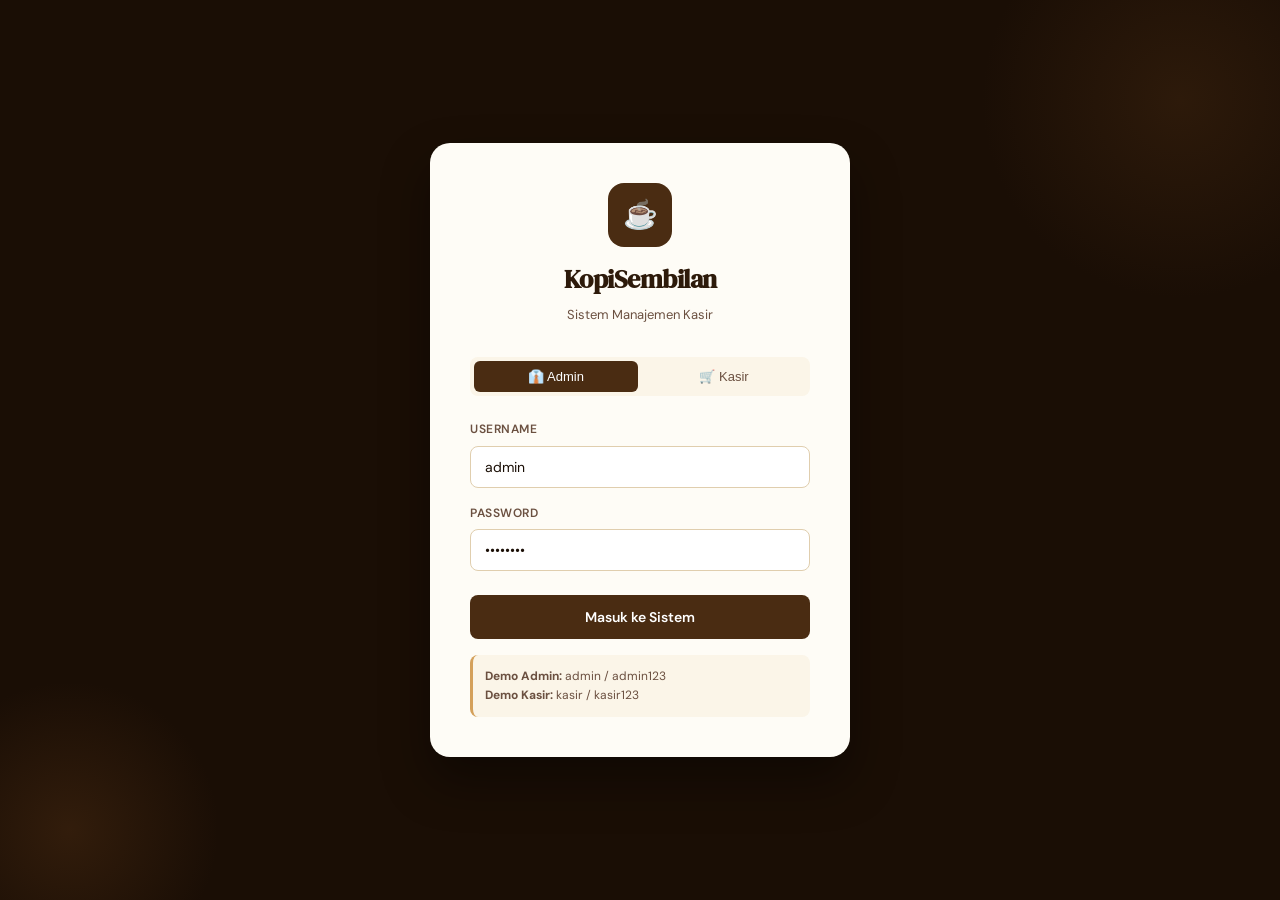
<file: kopisembilan_v2.html>
<!DOCTYPE html>
<html lang="id">
<head>
<meta charset="UTF-8">
<meta name="viewport" content="width=device-width, initial-scale=1.0">
<title>KopiSembilan — Sistem Kasir</title>
<link href="https://fonts.googleapis.com/css2?family=DM+Serif+Display:ital@0;1&family=DM+Sans:wght@300;400;500;600&display=swap" rel="stylesheet">
<style>
  :root {
    --brown-900: #1A0E05;
    --brown-800: #2D1A0A;
    --brown-700: #4A2C12;
    --brown-600: #6B3F1A;
    --brown-500: #8B5320;
    --brown-400: #B8763A;
    --brown-300: #D4A05A;
    --brown-200: #E8C98A;
    --brown-100: #F5E6C8;
    --brown-50:  #FBF5E8;
    --cream: #FEFCF6;
    --accent: #C8602A;
    --accent-light: #F0A070;
    --green: #2D5A27;
    --green-light: #E8F4E6;
    --red: #C0392B;
    --red-light: #FDECEA;
    --blue: #1A4A7A;
    --blue-light: #E8F0FA;
    --text: #1A0E05;
    --text-muted: #6B5040;
    --border: #E0CEAE;
    --surface: #FBF5E8;
    --card: #FFFFFF;
    --shadow: 0 2px 16px rgba(26,14,5,0.08);
    --radius: 12px;
    --radius-sm: 8px;
  }

  * { box-sizing: border-box; margin: 0; padding: 0; }

  body {
    font-family: 'DM Sans', sans-serif;
    background: var(--cream);
    color: var(--text);
    min-height: 100vh;
    font-size: 15px;
    line-height: 1.6;
  }

  /* ─── UTILITIES ─── */
  .hidden { display: none !important; }
  .flex { display: flex; }
  .flex-col { flex-direction: column; }
  .items-center { align-items: center; }
  .justify-between { justify-content: space-between; }
  .gap-2 { gap: 8px; }
  .gap-3 { gap: 12px; }
  .gap-4 { gap: 16px; }
  .gap-6 { gap: 24px; }
  .w-full { width: 100%; }
  .text-sm { font-size: 13px; }
  .text-muted { color: var(--text-muted); }
  .font-medium { font-weight: 500; }
  .font-semibold { font-weight: 600; }

  /* ─── FRAMES / SCREENS ─── */
  .frame { display: none; min-height: 100vh; }
  .frame.active { display: flex; flex-direction: column; }

  /* ══════════════════════════════════════════════
     FRAME 1: LOGIN
  ══════════════════════════════════════════════ */
  #frame-login {
    background: var(--brown-900);
    align-items: center;
    justify-content: center;
    padding: 24px;
    position: relative;
    overflow: hidden;
  }
  #frame-login::before {
    content: '';
    position: absolute;
    top: -100px; right: -100px;
    width: 400px; height: 400px;
    border-radius: 50%;
    background: radial-gradient(circle, var(--brown-700) 0%, transparent 70%);
    opacity: 0.4;
  }
  #frame-login::after {
    content: '';
    position: absolute;
    bottom: -80px; left: -80px;
    width: 300px; height: 300px;
    border-radius: 50%;
    background: radial-gradient(circle, var(--brown-600) 0%, transparent 70%);
    opacity: 0.3;
  }

  .login-card {
    background: var(--cream);
    border-radius: 20px;
    padding: 40px;
    width: 100%;
    max-width: 420px;
    position: relative;
    z-index: 1;
    box-shadow: 0 24px 48px rgba(0,0,0,0.4);
  }
  .login-logo {
    text-align: center;
    margin-bottom: 32px;
  }
  .login-logo .logo-icon {
    width: 64px; height: 64px;
    background: var(--brown-700);
    border-radius: 16px;
    display: flex; align-items: center; justify-content: center;
    margin: 0 auto 12px;
    font-size: 28px;
  }
  .login-logo h1 {
    font-family: 'DM Serif Display', serif;
    font-size: 26px;
    color: var(--brown-800);
    letter-spacing: -0.5px;
  }
  .login-logo p {
    font-size: 13px;
    color: var(--text-muted);
    margin-top: 4px;
  }
  .role-tabs {
    display: flex;
    background: var(--brown-50);
    border-radius: var(--radius-sm);
    padding: 4px;
    margin-bottom: 24px;
    gap: 4px;
  }
  .role-tab {
    flex: 1;
    padding: 8px;
    text-align: center;
    border-radius: 6px;
    cursor: pointer;
    font-size: 13px;
    font-weight: 500;
    color: var(--text-muted);
    transition: all 0.2s;
    border: none;
    background: transparent;
  }
  .role-tab.active {
    background: var(--brown-700);
    color: white;
  }
  .form-group { margin-bottom: 16px; }
  .form-group label {
    display: block;
    font-size: 12px;
    font-weight: 600;
    color: var(--text-muted);
    text-transform: uppercase;
    letter-spacing: 0.5px;
    margin-bottom: 6px;
  }
  .form-input {
    width: 100%;
    padding: 11px 14px;
    border: 1.5px solid var(--border);
    border-radius: var(--radius-sm);
    font-family: 'DM Sans', sans-serif;
    font-size: 14px;
    background: white;
    color: var(--text);
    outline: none;
    transition: border-color 0.2s;
  }
  .form-input:focus { border-color: var(--brown-500); }
  .btn-primary {
    width: 100%;
    padding: 13px;
    background: var(--brown-700);
    color: white;
    border: none;
    border-radius: var(--radius-sm);
    font-family: 'DM Sans', sans-serif;
    font-size: 14px;
    font-weight: 600;
    cursor: pointer;
    transition: background 0.2s, transform 0.1s;
    margin-top: 8px;
  }
  .btn-primary:hover { background: var(--brown-600); }
  .btn-primary:active { transform: scale(0.98); }
  .login-hint {
    margin-top: 16px;
    padding: 12px;
    background: var(--brown-50);
    border-radius: var(--radius-sm);
    font-size: 12px;
    color: var(--text-muted);
    border-left: 3px solid var(--brown-300);
  }

  /* ══════════════════════════════════════════════
     SHARED: SIDEBAR LAYOUT
  ══════════════════════════════════════════════ */
  .app-shell {
    display: flex;
    min-height: 100vh;
    width: 100%;
  }
  .sidebar {
    width: 240px;
    flex-shrink: 0;
    background: var(--brown-900);
    display: flex;
    flex-direction: column;
    padding: 24px 0;
    transition: transform 0.3s;
  }
  .sidebar-logo {
    padding: 0 20px 24px;
    border-bottom: 1px solid rgba(255,255,255,0.08);
    margin-bottom: 16px;
  }
  .sidebar-logo span {
    font-family: 'DM Serif Display', serif;
    font-size: 20px;
    color: var(--brown-200);
    letter-spacing: -0.3px;
  }
  .sidebar-logo small {
    display: block;
    font-size: 11px;
    color: var(--brown-400);
    margin-top: 2px;
  }
  .nav-item {
    display: flex;
    align-items: center;
    gap: 10px;
    padding: 11px 20px;
    color: var(--brown-300);
    cursor: pointer;
    font-size: 14px;
    font-weight: 500;
    transition: all 0.15s;
    border-left: 3px solid transparent;
    margin: 1px 0;
  }
  .nav-item:hover { background: rgba(255,255,255,0.05); color: var(--brown-100); }
  .nav-item.active {
    background: rgba(255,255,255,0.08);
    color: var(--brown-100);
    border-left-color: var(--brown-300);
  }
  .nav-icon { font-size: 16px; width: 20px; text-align: center; }
  .nav-section {
    padding: 16px 20px 6px;
    font-size: 10px;
    font-weight: 600;
    letter-spacing: 1px;
    color: var(--brown-600);
    text-transform: uppercase;
  }
  .sidebar-footer {
    margin-top: auto;
    padding: 16px 20px;
    border-top: 1px solid rgba(255,255,255,0.08);
  }
  .user-badge {
    display: flex;
    align-items: center;
    gap: 10px;
  }
  .user-avatar {
    width: 32px; height: 32px;
    border-radius: 50%;
    background: var(--brown-600);
    display: flex; align-items: center; justify-content: center;
    font-size: 13px;
    font-weight: 600;
    color: white;
    flex-shrink: 0;
  }
  .user-info { flex: 1; min-width: 0; }
  .user-info .name {
    font-size: 13px;
    font-weight: 600;
    color: var(--brown-200);
    white-space: nowrap;
    overflow: hidden;
    text-overflow: ellipsis;
  }
  .user-info .role {
    font-size: 11px;
    color: var(--brown-500);
  }
  .logout-btn {
    background: none;
    border: none;
    cursor: pointer;
    color: var(--brown-500);
    font-size: 16px;
    padding: 4px;
    transition: color 0.15s;
  }
  .logout-btn:hover { color: var(--red); }

  /* MAIN CONTENT */
  .main-content {
    flex: 1;
    min-width: 0;
    display: flex;
    flex-direction: column;
    background: var(--surface);
  }
  .top-bar {
    display: flex;
    align-items: center;
    justify-content: space-between;
    padding: 16px 28px;
    background: var(--card);
    border-bottom: 1px solid var(--border);
    flex-shrink: 0;
  }
  .top-bar h2 {
    font-family: 'DM Serif Display', serif;
    font-size: 20px;
    color: var(--brown-800);
  }
  .page-content {
    flex: 1;
    padding: 28px;
    overflow-y: auto;
  }

  /* ─── CARD ─── */
  .card {
    background: var(--card);
    border-radius: var(--radius);
    border: 1px solid var(--border);
    overflow: hidden;
  }
  .card-header {
    padding: 16px 20px;
    border-bottom: 1px solid var(--border);
    display: flex;
    align-items: center;
    justify-content: space-between;
  }
  .card-header h3 {
    font-family: 'DM Serif Display', serif;
    font-size: 17px;
    color: var(--brown-800);
  }
  .card-body { padding: 20px; }

  /* ─── STATS GRID ─── */
  .stats-grid {
    display: grid;
    grid-template-columns: repeat(auto-fit, minmax(160px, 1fr));
    gap: 16px;
    margin-bottom: 24px;
  }
  .stat-card {
    background: var(--card);
    border: 1px solid var(--border);
    border-radius: var(--radius);
    padding: 18px 20px;
  }
  .stat-card .label {
    font-size: 11px;
    font-weight: 600;
    text-transform: uppercase;
    letter-spacing: 0.5px;
    color: var(--text-muted);
    margin-bottom: 8px;
  }
  .stat-card .value {
    font-family: 'DM Serif Display', serif;
    font-size: 26px;
    color: var(--brown-800);
    line-height: 1.1;
  }
  .stat-card .change {
    font-size: 12px;
    margin-top: 4px;
  }
  .change.up { color: var(--green); }
  .change.down { color: var(--red); }

  /* ─── BUTTONS ─── */
  .btn {
    display: inline-flex;
    align-items: center;
    gap: 6px;
    padding: 9px 16px;
    border-radius: var(--radius-sm);
    font-family: 'DM Sans', sans-serif;
    font-size: 13px;
    font-weight: 600;
    cursor: pointer;
    border: 1.5px solid transparent;
    transition: all 0.15s;
  }
  .btn-sm { padding: 6px 12px; font-size: 12px; }
  .btn-brown { background: var(--brown-700); color: white; border-color: var(--brown-700); }
  .btn-brown:hover { background: var(--brown-600); border-color: var(--brown-600); }
  .btn-outline { background: white; color: var(--brown-700); border-color: var(--border); }
  .btn-outline:hover { border-color: var(--brown-400); background: var(--brown-50); }
  .btn-green { background: var(--green); color: white; border-color: var(--green); }
  .btn-green:hover { opacity: 0.9; }
  .btn-red { background: var(--red); color: white; border-color: var(--red); }
  .btn-red:hover { opacity: 0.9; }

  /* ─── BADGE ─── */
  .badge {
    display: inline-block;
    padding: 3px 10px;
    border-radius: 100px;
    font-size: 11px;
    font-weight: 600;
  }
  .badge-green { background: var(--green-light); color: var(--green); }
  .badge-red { background: var(--red-light); color: var(--red); }
  .badge-amber { background: #FFF8E1; color: #996600; }
  .badge-blue { background: var(--blue-light); color: var(--blue); }
  .badge-brown { background: var(--brown-100); color: var(--brown-700); }

  /* ─── TABLE ─── */
  .table { width: 100%; border-collapse: collapse; }
  .table th {
    padding: 10px 14px;
    text-align: left;
    font-size: 11px;
    font-weight: 600;
    text-transform: uppercase;
    letter-spacing: 0.5px;
    color: var(--text-muted);
    border-bottom: 2px solid var(--border);
    background: var(--surface);
  }
  .table td {
    padding: 12px 14px;
    border-bottom: 1px solid var(--border);
    font-size: 13px;
    color: var(--text);
    vertical-align: middle;
  }
  .table tr:last-child td { border-bottom: none; }
  .table tr:hover td { background: var(--brown-50); }

  /* ─── MOBILE HAMBURGER ─── */
  .hamburger {
    display: none;
    background: none;
    border: none;
    cursor: pointer;
    padding: 4px;
    font-size: 20px;
    color: var(--brown-700);
  }
  .sidebar-overlay {
    display: none;
    position: fixed;
    inset: 0;
    background: rgba(0,0,0,0.5);
    z-index: 100;
  }

  /* ─── MODAL ─── */
  .modal-overlay {
    display: none;
    position: fixed;
    inset: 0;
    background: rgba(0,0,0,0.5);
    z-index: 200;
    align-items: center;
    justify-content: center;
    padding: 24px;
  }
  .modal-overlay.open { display: flex; }
  .modal {
    background: var(--card);
    border-radius: 16px;
    width: 100%;
    max-width: 520px;
    max-height: 90vh;
    overflow-y: auto;
    box-shadow: 0 20px 60px rgba(0,0,0,0.3);
  }
  .modal-header {
    padding: 20px 24px 16px;
    border-bottom: 1px solid var(--border);
    display: flex;
    align-items: center;
    justify-content: space-between;
  }
  .modal-header h3 {
    font-family: 'DM Serif Display', serif;
    font-size: 18px;
    color: var(--brown-800);
  }
  .modal-close {
    background: none;
    border: none;
    cursor: pointer;
    font-size: 20px;
    color: var(--text-muted);
    line-height: 1;
    padding: 4px;
  }
  .modal-body { padding: 20px 24px; }
  .modal-footer {
    padding: 16px 24px;
    border-top: 1px solid var(--border);
    display: flex;
    gap: 10px;
    justify-content: flex-end;
  }

  /* ─── KASIR / POS ─── */
  .pos-layout {
    display: grid;
    grid-template-columns: 1fr 340px;
    gap: 20px;
    height: calc(100vh - 80px);
  }
  .menu-grid {
    display: grid;
    grid-template-columns: repeat(auto-fill, minmax(140px, 1fr));
    gap: 12px;
    align-content: start;
  }
  .menu-card {
    background: var(--card);
    border: 1.5px solid var(--border);
    border-radius: var(--radius);
    padding: 14px;
    cursor: pointer;
    transition: all 0.15s;
    text-align: center;
  }
  .menu-card:hover { border-color: var(--brown-400); box-shadow: 0 4px 12px rgba(0,0,0,0.08); transform: translateY(-2px); }
  .menu-card.out-of-stock { opacity: 0.5; cursor: not-allowed; }
  .menu-card .emoji { font-size: 28px; margin-bottom: 8px; display: block; }
  .menu-card .mname { font-size: 12px; font-weight: 600; color: var(--brown-800); margin-bottom: 4px; }
  .menu-card .mprice { font-size: 13px; font-weight: 700; color: var(--accent); }
  .menu-card .mstock { font-size: 11px; color: var(--text-muted); margin-top: 3px; }

  .cart-panel {
    background: var(--card);
    border: 1px solid var(--border);
    border-radius: var(--radius);
    display: flex;
    flex-direction: column;
    overflow: hidden;
  }
  .cart-header {
    padding: 16px 18px;
    border-bottom: 1px solid var(--border);
    font-family: 'DM Serif Display', serif;
    font-size: 17px;
    color: var(--brown-800);
  }
  .cart-items { flex: 1; overflow-y: auto; padding: 8px; }
  .cart-item {
    display: flex;
    align-items: center;
    gap: 10px;
    padding: 10px;
    border-radius: 8px;
    margin-bottom: 4px;
    background: var(--surface);
  }
  .cart-item .ci-name { flex: 1; font-size: 13px; font-weight: 500; }
  .cart-item .ci-qty {
    display: flex; align-items: center; gap: 6px;
  }
  .qty-btn {
    width: 24px; height: 24px;
    border-radius: 6px;
    border: 1px solid var(--border);
    background: white;
    cursor: pointer;
    font-size: 14px;
    font-weight: 600;
    display: flex; align-items: center; justify-content: center;
    transition: all 0.1s;
  }
  .qty-btn:hover { background: var(--brown-100); }
  .cart-item .ci-price { font-size: 12px; font-weight: 600; color: var(--accent); min-width: 60px; text-align: right; }

  .cart-summary {
    padding: 16px 18px;
    border-top: 1px solid var(--border);
  }
  .summary-row {
    display: flex;
    justify-content: space-between;
    font-size: 13px;
    padding: 4px 0;
    color: var(--text-muted);
  }
  .summary-row.total {
    color: var(--text);
    font-weight: 700;
    font-size: 16px;
    padding-top: 10px;
    border-top: 1px solid var(--border);
    margin-top: 6px;
  }
  .pay-btn {
    width: 100%;
    padding: 14px;
    background: var(--brown-700);
    color: white;
    border: none;
    border-radius: var(--radius-sm);
    font-family: 'DM Sans', sans-serif;
    font-size: 14px;
    font-weight: 700;
    cursor: pointer;
    margin-top: 14px;
    transition: background 0.2s;
    letter-spacing: 0.3px;
  }
  .pay-btn:hover { background: var(--brown-600); }
  .pay-btn:disabled { opacity: 0.4; cursor: not-allowed; }

  /* ─── SCAN MODAL ─── */
  .scan-area {
    border: 2px dashed var(--brown-300);
    border-radius: var(--radius);
    padding: 32px;
    text-align: center;
    margin: 16px 0;
    background: var(--brown-50);
  }
  .scan-area .scan-icon { font-size: 48px; margin-bottom: 12px; }

  /* ─── REPORT FILTERS ─── */
  .filter-bar {
    display: flex;
    align-items: center;
    gap: 10px;
    flex-wrap: wrap;
    margin-bottom: 20px;
  }
  .select-input {
    padding: 8px 12px;
    border: 1.5px solid var(--border);
    border-radius: var(--radius-sm);
    font-family: 'DM Sans', sans-serif;
    font-size: 13px;
    background: white;
    color: var(--text);
    outline: none;
  }
  .select-input:focus { border-color: var(--brown-500); }

  /* ─── CHART (simple bar) ─── */
  .bar-chart {
    display: flex;
    align-items: flex-end;
    gap: 8px;
    height: 140px;
    padding: 0 4px;
    margin: 16px 0 8px;
  }
  .bar-col { flex: 1; display: flex; flex-direction: column; align-items: center; gap: 4px; }
  .bar {
    width: 100%;
    background: var(--brown-300);
    border-radius: 4px 4px 0 0;
    transition: height 0.4s ease;
    min-height: 4px;
    position: relative;
  }
  .bar:hover { background: var(--brown-500); }
  .bar-label { font-size: 10px; color: var(--text-muted); text-align: center; }
  .bar-val { font-size: 10px; font-weight: 600; color: var(--brown-700); }

  /* ─── PRINT STYLES ─── */
  @media print {
    .sidebar, .top-bar, .no-print { display: none !important; }
    .main-content { width: 100%; }
    .page-content { padding: 0; }
    .card { border: 1px solid #ccc; box-shadow: none; }
    body { background: white; }
    .frame { display: flex !important; }
    #frame-dashboard, #frame-cashier, #frame-login { display: none !important; }
    #frame-report.active { display: block !important; }
  }

  /* ─── RESPONSIVE ─── */
  @media (max-width: 768px) {
    .sidebar {
      position: fixed;
      left: 0; top: 0; bottom: 0;
      z-index: 150;
      transform: translateX(-100%);
    }
    .sidebar.open { transform: translateX(0); }
    .sidebar-overlay { display: block; }
    .hamburger { display: block; }
    .page-content { padding: 16px; }
    .top-bar { padding: 12px 16px; }
    .stats-grid { grid-template-columns: repeat(2, 1fr); gap: 10px; }
    .pos-layout { grid-template-columns: 1fr; height: auto; }
    .cart-panel { min-height: 300px; }
    .menu-grid { grid-template-columns: repeat(2, 1fr); }
  }

  /* ─── TOAST ─── */
  .toast-container {
    position: fixed;
    bottom: 24px; right: 24px;
    z-index: 9999;
    display: flex;
    flex-direction: column;
    gap: 8px;
  }
  .toast {
    padding: 12px 18px;
    border-radius: var(--radius-sm);
    background: var(--brown-800);
    color: white;
    font-size: 13px;
    font-weight: 500;
    box-shadow: 0 8px 24px rgba(0,0,0,0.2);
    animation: slideIn 0.3s ease;
    max-width: 280px;
  }
  .toast.success { background: var(--green); }
  .toast.error { background: var(--red); }
  @keyframes slideIn {
    from { transform: translateX(100%); opacity: 0; }
    to { transform: translateX(0); opacity: 1; }
  }

  /* ─── TABS ─── */
  .tabs {
    display: flex;
    gap: 0;
    border-bottom: 2px solid var(--border);
    margin-bottom: 20px;
  }
  .tab-btn {
    padding: 10px 18px;
    border: none;
    background: none;
    font-family: 'DM Sans', sans-serif;
    font-size: 13px;
    font-weight: 500;
    color: var(--text-muted);
    cursor: pointer;
    border-bottom: 2px solid transparent;
    margin-bottom: -2px;
    transition: all 0.15s;
  }
  .tab-btn.active {
    color: var(--brown-700);
    border-bottom-color: var(--brown-700);
    font-weight: 600;
  }

  /* ─── INVENTORY ─── */
  .inv-actions { display: flex; align-items: center; gap: 10px; flex-wrap: wrap; }
  .search-input {
    flex: 1;
    min-width: 180px;
    padding: 8px 12px;
    border: 1.5px solid var(--border);
    border-radius: var(--radius-sm);
    font-family: 'DM Sans', sans-serif;
    font-size: 13px;
    background: white;
    outline: none;
  }
  .search-input:focus { border-color: var(--brown-500); }

  /* ─── RECEIPT ─── */
  .receipt {
    max-width: 320px;
    margin: 0 auto;
    font-family: 'Courier New', monospace;
    font-size: 13px;
    padding: 20px;
    background: white;
  }
  .receipt h2 { text-align: center; font-size: 16px; font-family: 'DM Serif Display', serif; margin-bottom: 4px; }
  .receipt .divider { border: none; border-top: 1px dashed #ccc; margin: 10px 0; }
  .receipt-row { display: flex; justify-content: space-between; padding: 2px 0; }
  .receipt-row.total-row { font-weight: 700; font-size: 14px; }

  /* ─── PRINT BUTTON ─── */
  .print-btn {
    display: inline-flex;
    align-items: center;
    gap: 6px;
    padding: 9px 16px;
    border-radius: var(--radius-sm);
    background: white;
    color: var(--brown-700);
    border: 1.5px solid var(--border);
    font-family: 'DM Sans', sans-serif;
    font-size: 13px;
    font-weight: 600;
    cursor: pointer;
    transition: all 0.15s;
  }
  .print-btn:hover { border-color: var(--brown-400); background: var(--brown-50); }

  /* ─── FORM SELECT ─── */
  .form-select {
    width: 100%;
    padding: 11px 14px;
    border: 1.5px solid var(--border);
    border-radius: var(--radius-sm);
    font-family: 'DM Sans', sans-serif;
    font-size: 14px;
    background: white;
    color: var(--text);
    outline: none;
  }
  .form-select:focus { border-color: var(--brown-500); }

  /* User management specific */
  .role-indicator {
    display: flex; align-items: center; gap: 6px;
  }
  .role-dot {
    width: 8px; height: 8px;
    border-radius: 50%;
  }
  .role-dot.admin { background: var(--accent); }
  .role-dot.user { background: var(--green); }
</style>
</head>
<body>

<!-- ═══════════════════════════════════════════
     FRAME 1: LOGIN
═══════════════════════════════════════════ -->
<div id="frame-login" class="frame active">
  <div class="login-card">
    <div class="login-logo">
      <div class="logo-icon">☕</div>
      <h1>KopiSembilan</h1>
      <p>Sistem Manajemen Kasir</p>
    </div>
    <div class="role-tabs">
      <button class="role-tab active" onclick="switchRole('admin')">👔 Admin</button>
      <button class="role-tab" onclick="switchRole('kasir')">🛒 Kasir</button>
    </div>
    <div class="form-group">
      <label>Username</label>
      <input type="text" class="form-input" id="login-user" placeholder="Masukkan username" value="admin">
    </div>
    <div class="form-group">
      <label>Password</label>
      <input type="password" class="form-input" id="login-pass" placeholder="Masukkan password" value="admin123">
    </div>
    <button class="btn-primary" onclick="doLogin()">Masuk ke Sistem</button>
    <div class="login-hint" id="login-hint">
      <strong>Demo Admin:</strong> admin / admin123<br>
      <strong>Demo Kasir:</strong> kasir / kasir123
    </div>
  </div>
</div>

<!-- ═══════════════════════════════════════════
     FRAME 2–10: MAIN APP (Admin)
═══════════════════════════════════════════ -->
<div id="frame-app" class="frame">
  <!-- Sidebar Overlay (mobile) -->
  <div class="sidebar-overlay" id="sidebar-overlay" onclick="closeSidebar()"></div>

  <!-- Sidebar -->
  <aside class="sidebar" id="sidebar">
    <div class="sidebar-logo">
      <span>☕ KopiSembilan</span>
      <small id="sidebar-role-label">Admin Panel</small>
    </div>

    <!-- Admin menu -->
    <div id="admin-menu">
      <div class="nav-section">Utama</div>
      <div class="nav-item active" onclick="showPage('dashboard')">
        <span class="nav-icon">📊</span> Dashboard
      </div>
      <div class="nav-item" onclick="showPage('cashier')">
        <span class="nav-icon">🛒</span> Kasir / POS
      </div>
      <div class="nav-section">Manajemen</div>
      <div class="nav-item" onclick="showPage('inventory')">
        <span class="nav-icon">📦</span> Inventaris
      </div>
      <div class="nav-item" onclick="showPage('products')">
        <span class="nav-icon">☕</span> Menu & Produk
      </div>
      <div class="nav-item" onclick="showPage('report')">
        <span class="nav-icon">📈</span> Laporan Keuangan
      </div>
      <div class="nav-item" onclick="showPage('scan')">
        <span class="nav-icon">📷</span> Scan Barcode
      </div>
      <div class="nav-section">Sistem</div>
      <div class="nav-item" onclick="showPage('users')">
        <span class="nav-icon">👥</span> Pengguna
      </div>
      <div class="nav-item" onclick="showPage('settings')">
        <span class="nav-icon">⚙️</span> Pengaturan
      </div>
      <div class="nav-item" onclick="showPage('manual')">
        <span class="nav-icon">📘</span> Panduan Pengguna
      </div>
    </div>

    <!-- Kasir menu -->
    <div id="kasir-menu" class="hidden">
      <div class="nav-section">Kasir</div>
      <div class="nav-item active" onclick="showPage('cashier')">
        <span class="nav-icon">🛒</span> Kasir / POS
      </div>
      <div class="nav-item" onclick="showPage('scan')">
        <span class="nav-icon">📷</span> Scan Barcode
      </div>
      <div class="nav-item" onclick="showPage('report')">
        <span class="nav-icon">📈</span> Laporan Hari Ini
      </div>
      <div class="nav-item" onclick="showPage('manual')">
        <span class="nav-icon">📘</span> Panduan Pengguna
      </div>
    </div>

    <div class="sidebar-footer">
      <div class="user-badge">
        <div class="user-avatar" id="user-avatar">A</div>
        <div class="user-info">
          <div class="name" id="user-display-name">Admin</div>
          <div class="role" id="user-display-role">Administrator</div>
        </div>
        <button class="logout-btn" onclick="doLogout()" title="Keluar">⏏</button>
      </div>
    </div>
  </aside>

  <!-- Main Content -->
  <main class="main-content">
    <div class="top-bar">
      <div style="display:flex;align-items:center;gap:12px;">
        <button class="hamburger" onclick="openSidebar()">☰</button>
        <h2 id="page-title">Dashboard</h2>
      </div>
      <div style="display:flex;align-items:center;gap:10px;">
        <span style="font-size:12px;color:var(--text-muted);" id="current-datetime"></span>
        <button class="btn btn-outline btn-sm" onclick="showPage('scan')">📷 Scan</button>
      </div>
    </div>

    <div class="page-content" id="page-content">
      <!-- Dynamic content here -->
    </div>
  </main>
</div>

<!-- ═══════════════════════════════════════════
     MODALS
═══════════════════════════════════════════ -->

<!-- Payment Modal -->
<div class="modal-overlay" id="modal-payment">
  <div class="modal">
    <div class="modal-header">
      <h3>💳 Pembayaran</h3>
      <button class="modal-close" onclick="closeModal('modal-payment')">✕</button>
    </div>
    <div class="modal-body">
      <div class="receipt" id="receipt-preview"></div>
      <div style="margin-top:16px;">
        <div class="form-group">
          <label>Metode Pembayaran</label>
          <select class="form-select" id="payment-method">
            <option value="cash">💵 Tunai</option>
            <option value="qris">📱 QRIS</option>
            <option value="transfer">🏦 Transfer Bank</option>
            <option value="card">💳 Kartu Debit/Kredit</option>
          </select>
        </div>
        <div id="cash-input-wrap" class="form-group">
          <label>Jumlah Dibayar</label>
          <input type="number" class="form-input" id="cash-input" placeholder="0" oninput="calcChange()">
        </div>
        <div id="change-display" style="padding:12px;background:var(--green-light);border-radius:8px;display:none;">
          <div style="display:flex;justify-content:space-between;">
            <span style="color:var(--green);font-weight:600;">Kembalian:</span>
            <span style="color:var(--green);font-weight:700;font-size:18px;" id="change-amount">Rp 0</span>
          </div>
        </div>
      </div>
    </div>
    <div class="modal-footer">
      <button class="btn btn-outline" onclick="closeModal('modal-payment')">Batal</button>
      <button class="btn btn-brown" onclick="printReceipt()">🖨️ Cetak Struk</button>
      <button class="btn btn-green" onclick="confirmPayment()">✓ Konfirmasi</button>
    </div>
  </div>
</div>

<!-- Scan Modal -->
<div class="modal-overlay" id="modal-scan">
  <div class="modal">
    <div class="modal-header">
      <h3>📷 Scan Barcode</h3>
      <button class="modal-close" onclick="closeModal('modal-scan')">✕</button>
    </div>
    <div class="modal-body">
      <div class="scan-area">
        <div class="scan-icon">📷</div>
        <p style="font-weight:600;margin-bottom:8px;">Arahkan kamera ke barcode produk</p>
        <p style="font-size:12px;color:var(--text-muted);margin-bottom:16px;">Atau masukkan kode barcode secara manual</p>
        <div style="display:flex;gap:8px;">
          <input type="text" class="form-input" id="barcode-input" placeholder="Ketik kode barcode..." style="flex:1;">
          <button class="btn btn-brown" onclick="processScan()">Cari</button>
        </div>
        <div style="margin-top:12px;">
          <button class="btn btn-outline btn-sm" onclick="simulateScan()">🎯 Simulasi Scan</button>
        </div>
      </div>
      <div id="scan-result" class="hidden" style="margin-top:12px;padding:14px;background:var(--green-light);border-radius:var(--radius-sm);border-left:3px solid var(--green);">
        <div style="display:flex;justify-content:space-between;align-items:center;">
          <div>
            <div style="font-weight:600;" id="scan-product-name"></div>
            <div style="font-size:12px;color:var(--text-muted);" id="scan-product-info"></div>
          </div>
          <button class="btn btn-green btn-sm" onclick="addScannedToCart()">+ Tambah</button>
        </div>
      </div>
    </div>
  </div>
</div>

<!-- Product Modal -->
<div class="modal-overlay" id="modal-product">
  <div class="modal">
    <div class="modal-header">
      <h3 id="modal-product-title">Tambah Produk</h3>
      <button class="modal-close" onclick="closeModal('modal-product')">✕</button>
    </div>
    <div class="modal-body">
      <div class="form-group">
        <label>Nama Produk</label>
        <input type="text" class="form-input" id="prod-name" placeholder="Nama produk">
      </div>
      <div style="display:grid;grid-template-columns:1fr 1fr;gap:12px;">
        <div class="form-group">
          <label>Harga (Rp)</label>
          <input type="number" class="form-input" id="prod-price" placeholder="0">
        </div>
        <div class="form-group">
          <label>Stok</label>
          <input type="number" class="form-input" id="prod-stock" placeholder="0">
        </div>
      </div>
      <div class="form-group">
        <label>Kategori</label>
        <select class="form-select" id="prod-category">
          <option>Kopi Panas</option>
          <option>Kopi Dingin</option>
          <option>Non-Kopi</option>
          <option>Makanan</option>
          <option>Snack</option>
        </select>
      </div>
      <div style="display:grid;grid-template-columns:1fr 1fr;gap:12px;">
        <div class="form-group">
          <label>Emoji Ikon</label>
          <input type="text" class="form-input" id="prod-emoji" placeholder="☕" maxlength="2">
        </div>
        <div class="form-group">
          <label>Kode Barcode</label>
          <input type="text" class="form-input" id="prod-barcode" placeholder="8801234567890">
        </div>
      </div>
    </div>
    <div class="modal-footer">
      <button class="btn btn-outline" onclick="closeModal('modal-product')">Batal</button>
      <button class="btn btn-brown" onclick="saveProduct()">Simpan Produk</button>
    </div>
  </div>
</div>

<!-- Toast Container -->
<div class="toast-container" id="toast-container"></div>

<script>
// ══════════════════════════════════════════════
// STATE
// ══════════════════════════════════════════════
let currentRole = 'admin';
let currentUser = null;
let editProductIdx = null;
let scannedProduct = null;

const USERS = [
  { id: 1, name: 'Admin Utama', username: 'admin', password: 'admin123', role: 'admin', active: true },
  { id: 2, name: 'Siti Kasir', username: 'kasir', password: 'kasir123', role: 'kasir', active: true },
  { id: 3, name: 'Budi Kasir', username: 'kasir2', password: 'kasir123', role: 'kasir', active: false },
];

let products = [
  { id: 1, name: 'Americano', price: 18000, stock: 50, category: 'Kopi Panas', emoji: '☕', barcode: '8801000000001' },
  { id: 2, name: 'Cappuccino', price: 22000, stock: 45, category: 'Kopi Panas', emoji: '☕', barcode: '8801000000002' },
  { id: 3, name: 'Cold Brew', price: 25000, stock: 30, category: 'Kopi Dingin', emoji: '🧊', barcode: '8801000000003' },
  { id: 4, name: 'Latte', price: 23000, stock: 40, category: 'Kopi Panas', emoji: '🥛', barcode: '8801000000004' },
  { id: 5, name: 'Matcha Latte', price: 24000, stock: 25, category: 'Non-Kopi', emoji: '🍵', barcode: '8801000000005' },
  { id: 6, name: 'Es Kopi Susu', price: 20000, stock: 60, category: 'Kopi Dingin', emoji: '🥤', barcode: '8801000000006' },
  { id: 7, name: 'Coklat Panas', price: 19000, stock: 35, category: 'Non-Kopi', emoji: '🍫', barcode: '8801000000007' },
  { id: 8, name: 'Croissant', price: 15000, stock: 20, category: 'Makanan', emoji: '🥐', barcode: '8801000000008' },
  { id: 9, name: 'Cheesecake', price: 28000, stock: 12, category: 'Makanan', emoji: '🍰', barcode: '8801000000009' },
  { id: 10, name: 'Roti Bakar', price: 12000, stock: 18, category: 'Makanan', emoji: '🍞', barcode: '8801000000010' },
  { id: 11, name: 'Keripik', price: 8000, stock: 40, category: 'Snack', emoji: '🍟', barcode: '8801000000011' },
  { id: 12, name: 'Espresso', price: 15000, stock: 55, category: 'Kopi Panas', emoji: '☕', barcode: '8801000000012' },
];

let cart = [];

// Sample transactions (last 30 days)
let transactions = generateTransactions();

function generateTransactions() {
  const txns = [];
  const now = new Date();
  for (let d = 0; d < 30; d++) {
    const date = new Date(now);
    date.setDate(date.getDate() - d);
    const count = 8 + Math.floor(Math.random() * 15);
    for (let t = 0; t < count; t++) {
      const items = [];
      const num = 1 + Math.floor(Math.random() * 4);
      for (let i = 0; i < num; i++) {
        const p = products[Math.floor(Math.random() * products.length)];
        const qty = 1 + Math.floor(Math.random() * 3);
        items.push({ name: p.name, qty, price: p.price, subtotal: p.price * qty });
      }
      const total = items.reduce((s, i) => s + i.subtotal, 0);
      txns.push({
        id: 'TXN' + String(txns.length + 1).padStart(4, '0'),
        date: new Date(date.setHours(8 + Math.floor(Math.random() * 12), Math.floor(Math.random() * 60))),
        items,
        total,
        method: ['cash','qris','transfer','card'][Math.floor(Math.random()*4)],
        cashier: Math.random() > 0.5 ? 'Siti Kasir' : 'Budi Kasir',
      });
    }
  }
  return txns.sort((a, b) => b.date - a.date);
}

// ══════════════════════════════════════════════
// AUTH
// ══════════════════════════════════════════════
function switchRole(role) {
  currentRole = role;
  document.querySelectorAll('.role-tab').forEach((t, i) => {
    t.classList.toggle('active', (i === 0 && role === 'admin') || (i === 1 && role === 'kasir'));
  });
  const hint = document.getElementById('login-hint');
  if (role === 'admin') {
    hint.innerHTML = '<strong>Demo Admin:</strong> admin / admin123';
    document.getElementById('login-user').value = 'admin';
    document.getElementById('login-pass').value = 'admin123';
  } else {
    hint.innerHTML = '<strong>Demo Kasir:</strong> kasir / kasir123';
    document.getElementById('login-user').value = 'kasir';
    document.getElementById('login-pass').value = 'kasir123';
  }
}

function doLogin() {
  const u = document.getElementById('login-user').value.trim();
  const p = document.getElementById('login-pass').value.trim();
  const user = USERS.find(x => x.username === u && x.password === p && x.active);
  if (!user) { showToast('Username atau password salah!', 'error'); return; }
  if (user.role === 'kasir' && currentRole === 'admin') { showToast('Akun ini bukan admin!', 'error'); return; }
  if (user.role === 'admin' && currentRole === 'kasir') { showToast('Masuk sebagai Kasir', 'success'); }
  currentUser = user;
  document.getElementById('frame-login').classList.remove('active');
  document.getElementById('frame-app').classList.add('active');
  document.getElementById('user-display-name').textContent = user.name;
  document.getElementById('user-display-role').textContent = user.role === 'admin' ? 'Administrator' : 'Kasir';
  document.getElementById('user-avatar').textContent = user.name[0].toUpperCase();
  if (user.role === 'admin') {
    document.getElementById('admin-menu').classList.remove('hidden');
    document.getElementById('kasir-menu').classList.add('hidden');
    document.getElementById('sidebar-role-label').textContent = 'Admin Panel';
    showPage('dashboard');
  } else {
    document.getElementById('admin-menu').classList.add('hidden');
    document.getElementById('kasir-menu').classList.remove('hidden');
    document.getElementById('sidebar-role-label').textContent = 'Kasir Panel';
    showPage('cashier');
  }
  showToast('Selamat datang, ' + user.name + '!', 'success');
  // ── In-App Guide: tampilkan setelah login berhasil ──
  setTimeout(() => {
    if (typeof showFab === 'function') showFab();
    const done = localStorage.getItem('ks_guide_done');
    if (!done && typeof startGuide === 'function') {
      setTimeout(startGuide, 600);
    } else {
      showToast('Klik ❓ di kanan bawah untuk membuka panduan.', '');
    }
  }, 400);
}

function doLogout() {
  if (!confirm('Yakin ingin keluar dari sistem?')) return;
  currentUser = null;
  cart = [];
  document.getElementById('frame-app').classList.remove('active');
  document.getElementById('frame-login').classList.add('active');
  document.getElementById('login-user').value = '';
  document.getElementById('login-pass').value = '';
}

// ══════════════════════════════════════════════
// NAVIGATION
// ══════════════════════════════════════════════
const PAGE_TITLES = {
  dashboard: 'Dashboard', cashier: 'Kasir / POS', inventory: 'Inventaris',
  products: 'Menu & Produk', report: 'Laporan Keuangan', scan: 'Scan Barcode',
  users: 'Manajemen Pengguna', settings: 'Pengaturan', manual: 'Panduan Pengguna'
};

function showPage(page) {
  document.querySelectorAll('.nav-item').forEach(n => n.classList.remove('active'));
  document.querySelectorAll(`.nav-item`).forEach(n => {
    if (n.getAttribute('onclick') && n.getAttribute('onclick').includes(`'${page}'`)) {
      n.classList.add('active');
    }
  });
  document.getElementById('page-title').textContent = PAGE_TITLES[page] || page;
  const content = document.getElementById('page-content');
  content.innerHTML = '';
  const renders = {
    dashboard: renderDashboard, cashier: renderCashier, inventory: renderInventory,
    products: renderProducts, report: renderReport, scan: renderScanPage,
    users: renderUsers, settings: renderSettings, manual: renderManual
  };
  if (renders[page]) renders[page](content);
  closeSidebar();
  // ── In-App Guide: kontekstual tip per halaman ──
  if (typeof showCtxTip === 'function') {
    setTimeout(() => showCtxTip(page), 200);
  }
}

function openSidebar() {
  document.getElementById('sidebar').classList.add('open');
  document.getElementById('sidebar-overlay').style.display = 'block';
}
function closeSidebar() {
  document.getElementById('sidebar').classList.remove('open');
  document.getElementById('sidebar-overlay').style.display = 'none';
}

// ══════════════════════════════════════════════
// FRAME 2: DASHBOARD
// ══════════════════════════════════════════════
function renderDashboard(el) {
  const today = new Date();
  const todayStr = today.toDateString();
  const todayTxns = transactions.filter(t => t.date.toDateString() === todayStr);
  const todayRev = todayTxns.reduce((s, t) => s + t.total, 0);
  const weekTxns = transactions.filter(t => {
    const diff = (today - t.date) / 86400000;
    return diff < 7;
  });
  const weekRev = weekTxns.reduce((s, t) => s + t.total, 0);
  const monthTxns = transactions.filter(t => t.date.getMonth() === today.getMonth());
  const monthRev = monthTxns.reduce((s, t) => s + t.total, 0);
  const lowStock = products.filter(p => p.stock < 15).length;

  // Bar chart data (last 7 days)
  const days7 = [];
  for (let i = 6; i >= 0; i--) {
    const d = new Date(today);
    d.setDate(d.getDate() - i);
    const dayRev = transactions
      .filter(t => t.date.toDateString() === d.toDateString())
      .reduce((s, t) => s + t.total, 0);
    days7.push({ label: ['Min','Sen','Sel','Rab','Kam','Jum','Sab'][d.getDay()], rev: dayRev });
  }
  const maxRev = Math.max(...days7.map(d => d.rev), 1);

  const bars = days7.map(d => `
    <div class="bar-col">
      <div class="bar-val">${d.rev > 0 ? (d.rev/1000).toFixed(0)+'k' : ''}</div>
      <div class="bar" style="height:${Math.round((d.rev/maxRev)*120)}px" title="Rp ${d.rev.toLocaleString()}"></div>
      <div class="bar-label">${d.label}</div>
    </div>
  `).join('');

  // Recent transactions
  const recentRows = transactions.slice(0, 8).map(t => `
    <tr>
      <td><span style="font-family:monospace;font-size:12px;">${t.id}</span></td>
      <td>${t.date.toLocaleDateString('id-ID', {day:'2-digit',month:'short',hour:'2-digit',minute:'2-digit'})}</td>
      <td>${t.items.length} item</td>
      <td><span class="badge badge-brown">${t.method.toUpperCase()}</span></td>
      <td style="font-weight:600;">Rp ${t.total.toLocaleString()}</td>
      <td><span class="badge badge-green">✓ Lunas</span></td>
    </tr>
  `).join('');

  el.innerHTML = `
    <div class="stats-grid">
      <div class="stat-card">
        <div class="label">Pendapatan Hari Ini</div>
        <div class="value">Rp ${(todayRev/1000).toFixed(0)}k</div>
        <div class="change up">▲ ${todayTxns.length} transaksi</div>
      </div>
      <div class="stat-card">
        <div class="label">Pendapatan Minggu Ini</div>
        <div class="value">Rp ${(weekRev/1000).toFixed(0)}k</div>
        <div class="change up">▲ ${weekTxns.length} transaksi</div>
      </div>
      <div class="stat-card">
        <div class="label">Pendapatan Bulan Ini</div>
        <div class="value">Rp ${(monthRev/1000).toFixed(0)}k</div>
        <div class="change up">▲ ${monthTxns.length} transaksi</div>
      </div>
      <div class="stat-card">
        <div class="label">Stok Menipis</div>
        <div class="value">${lowStock}</div>
        <div class="change ${lowStock > 0 ? 'down' : 'up'}">${lowStock > 0 ? '⚠ Perlu restok' : '✓ Stok aman'}</div>
      </div>
    </div>

    <div style="display:grid;grid-template-columns:1fr 1fr;gap:20px;margin-bottom:20px;" class="responsive-grid">
      <div class="card">
        <div class="card-header">
          <h3>📈 Grafik 7 Hari Terakhir</h3>
        </div>
        <div class="card-body">
          <div class="bar-chart">${bars}</div>
        </div>
      </div>
      <div class="card">
        <div class="card-header">
          <h3>⚠️ Stok Menipis</h3>
          <button class="btn btn-outline btn-sm" onclick="showPage('inventory')">Lihat Semua</button>
        </div>
        <div class="card-body" style="padding:0;">
          <table class="table">
            <thead><tr><th>Produk</th><th>Stok</th><th>Status</th></tr></thead>
            <tbody>
              ${products.filter(p => p.stock < 20).map(p => `
                <tr>
                  <td>${p.emoji} ${p.name}</td>
                  <td><strong>${p.stock}</strong></td>
                  <td><span class="badge ${p.stock < 10 ? 'badge-red' : 'badge-amber'}">${p.stock < 10 ? 'Kritis' : 'Rendah'}</span></td>
                </tr>
              `).join('')}
            </tbody>
          </table>
        </div>
      </div>
    </div>

    <div class="card">
      <div class="card-header">
        <h3>🧾 Transaksi Terbaru</h3>
        <button class="btn btn-outline btn-sm" onclick="showPage('report')">Laporan Lengkap</button>
      </div>
      <div style="overflow-x:auto;">
        <table class="table">
          <thead><tr><th>ID</th><th>Waktu</th><th>Item</th><th>Metode</th><th>Total</th><th>Status</th></tr></thead>
          <tbody>${recentRows}</tbody>
        </table>
      </div>
    </div>
    <style>.responsive-grid{grid-template-columns:1fr 1fr;}@media(max-width:640px){.responsive-grid{grid-template-columns:1fr;}}</style>
  `;
}

// ══════════════════════════════════════════════
// FRAME 3: KASIR / POS
// ══════════════════════════════════════════════
function renderCashier(el) {
  el.innerHTML = `
    <div class="pos-layout">
      <div style="display:flex;flex-direction:column;gap:16px;overflow:hidden;">
        <!-- Category Filter -->
        <div style="display:flex;gap:8px;flex-wrap:wrap;">
          <button class="btn btn-brown btn-sm cat-btn active" onclick="filterCat(this,'Semua')">Semua</button>
          ${['Kopi Panas','Kopi Dingin','Non-Kopi','Makanan','Snack'].map(c =>
            `<button class="btn btn-outline btn-sm cat-btn" onclick="filterCat(this,'${c}')">${c}</button>`
          ).join('')}
        </div>
        <!-- Menu Grid -->
        <div class="menu-grid" id="menu-grid" style="overflow-y:auto;max-height:calc(100vh - 200px);padding-bottom:16px;">
          ${renderMenuItems('Semua')}
        </div>
      </div>
      <!-- Cart Panel -->
      <div class="cart-panel">
        <div class="cart-header">🛒 Keranjang <span id="cart-count" style="font-size:13px;color:var(--text-muted);font-family:'DM Sans';">0 item</span></div>
        <div class="cart-items" id="cart-items"><div style="text-align:center;padding:40px 20px;color:var(--text-muted);font-size:13px;">Pilih produk dari menu</div></div>
        <div class="cart-summary">
          <div class="summary-row"><span>Subtotal</span><span id="subtotal-val">Rp 0</span></div>
          <div class="summary-row"><span>PPN (11%)</span><span id="tax-val">Rp 0</span></div>
          <div class="summary-row"><span>Diskon</span><span>Rp 0</span></div>
          <div class="summary-row total"><span>TOTAL</span><span id="total-val">Rp 0</span></div>
          <button class="pay-btn" id="pay-btn" disabled onclick="openPayment()">BAYAR</button>
          <button class="btn btn-outline w-full" style="margin-top:8px;" onclick="clearCart()">🗑 Kosongkan</button>
        </div>
      </div>
    </div>
  `;
}

function renderMenuItems(cat) {
  return products.map(p => {
    if (cat !== 'Semua' && p.category !== cat) return '';
    const oos = p.stock === 0;
    return `
      <div class="menu-card ${oos ? 'out-of-stock' : ''}" onclick="${oos ? '' : `addToCart(${p.id})`}">
        <span class="emoji">${p.emoji}</span>
        <div class="mname">${p.name}</div>
        <div class="mprice">Rp ${p.price.toLocaleString()}</div>
        <div class="mstock">Stok: ${p.stock}</div>
        ${oos ? '<div style="font-size:10px;color:var(--red);margin-top:2px;">HABIS</div>' : ''}
      </div>
    `;
  }).join('');
}

function filterCat(btn, cat) {
  document.querySelectorAll('.cat-btn').forEach(b => { b.classList.remove('btn-brown'); b.classList.add('btn-outline'); });
  btn.classList.add('btn-brown'); btn.classList.remove('btn-outline');
  document.getElementById('menu-grid').innerHTML = renderMenuItems(cat);
}

function addToCart(id) {
  const prod = products.find(p => p.id === id);
  if (!prod || prod.stock === 0) return;
  const existing = cart.find(c => c.id === id);
  if (existing) {
    if (existing.qty >= prod.stock) { showToast('Stok tidak cukup!', 'error'); return; }
    existing.qty++;
  } else {
    cart.push({ id, name: prod.name, price: prod.price, qty: 1, emoji: prod.emoji });
  }
  updateCartUI();
  showToast(prod.name + ' ditambahkan', 'success');
}

function changeQty(id, delta) {
  const idx = cart.findIndex(c => c.id === id);
  if (idx === -1) return;
  cart[idx].qty += delta;
  if (cart[idx].qty <= 0) cart.splice(idx, 1);
  updateCartUI();
}

function updateCartUI() {
  const cartEl = document.getElementById('cart-items');
  const cartCount = document.getElementById('cart-count');
  const payBtn = document.getElementById('pay-btn');
  if (!cartEl) return;
  if (cart.length === 0) {
    cartEl.innerHTML = '<div style="text-align:center;padding:40px 20px;color:var(--text-muted);font-size:13px;">Pilih produk dari menu</div>';
    cartCount.textContent = '0 item';
    payBtn.disabled = true;
    document.getElementById('subtotal-val').textContent = 'Rp 0';
    document.getElementById('tax-val').textContent = 'Rp 0';
    document.getElementById('total-val').textContent = 'Rp 0';
    return;
  }
  const subtotal = cart.reduce((s, c) => s + c.price * c.qty, 0);
  const tax = Math.round(subtotal * 0.11);
  const total = subtotal + tax;
  cartEl.innerHTML = cart.map(c => `
    <div class="cart-item">
      <span style="font-size:16px;">${c.emoji}</span>
      <div class="ci-name">${c.name}</div>
      <div class="ci-qty">
        <button class="qty-btn" onclick="changeQty(${c.id},-1)">−</button>
        <span style="font-size:13px;font-weight:600;min-width:20px;text-align:center;">${c.qty}</span>
        <button class="qty-btn" onclick="changeQty(${c.id},1)">+</button>
      </div>
      <div class="ci-price">Rp ${(c.price*c.qty).toLocaleString()}</div>
    </div>
  `).join('');
  cartCount.textContent = cart.length + ' item';
  document.getElementById('subtotal-val').textContent = 'Rp ' + subtotal.toLocaleString();
  document.getElementById('tax-val').textContent = 'Rp ' + tax.toLocaleString();
  document.getElementById('total-val').textContent = 'Rp ' + total.toLocaleString();
  payBtn.disabled = false;
}

function clearCart() {
  if (cart.length === 0) return;
  if (!confirm('Kosongkan keranjang?')) return;
  cart = [];
  updateCartUI();
}

function openPayment() {
  const subtotal = cart.reduce((s, c) => s + c.price * c.qty, 0);
  const tax = Math.round(subtotal * 0.11);
  const total = subtotal + tax;
  const now = new Date();
  const txnId = 'TXN' + String(transactions.length + 1).padStart(4, '0');
  document.getElementById('receipt-preview').innerHTML = `
    <h2>☕ KopiSembilan</h2>
    <p style="text-align:center;font-size:11px;color:#666;">Jl. Kopi Nomor 9, Jember</p>
    <hr class="divider">
    <div class="receipt-row"><span>${now.toLocaleDateString('id-ID')}</span><span>${now.toLocaleTimeString('id-ID')}</span></div>
    <div class="receipt-row"><span>Kasir:</span><span>${currentUser.name}</span></div>
    <div class="receipt-row"><span>No. Transaksi:</span><span>${txnId}</span></div>
    <hr class="divider">
    ${cart.map(c => `<div class="receipt-row"><span>${c.name} x${c.qty}</span><span>Rp ${(c.price*c.qty).toLocaleString()}</span></div>`).join('')}
    <hr class="divider">
    <div class="receipt-row"><span>Subtotal</span><span>Rp ${subtotal.toLocaleString()}</span></div>
    <div class="receipt-row"><span>PPN 11%</span><span>Rp ${tax.toLocaleString()}</span></div>
    <hr class="divider">
    <div class="receipt-row total-row"><span>TOTAL</span><span>Rp ${total.toLocaleString()}</span></div>
    <hr class="divider">
    <p style="text-align:center;font-size:11px;margin-top:8px;">Terima kasih sudah berkunjung!</p>
  `;
  document.getElementById('cash-input').value = '';
  document.getElementById('change-display').style.display = 'none';
  document.getElementById('modal-payment').classList.add('open');
}

function calcChange() {
  const subtotal = cart.reduce((s, c) => s + c.price * c.qty, 0);
  const tax = Math.round(subtotal * 0.11);
  const total = subtotal + tax;
  const paid = parseInt(document.getElementById('cash-input').value) || 0;
  const changeEl = document.getElementById('change-display');
  const changeAmtEl = document.getElementById('change-amount');
  if (paid >= total) {
    changeEl.style.display = 'block';
    changeAmtEl.textContent = 'Rp ' + (paid - total).toLocaleString();
  } else {
    changeEl.style.display = 'none';
  }
}

function printReceipt() {
  const w = window.open('', '_blank', 'width=380,height=600');
  w.document.write('<html><head><title>Struk KopiSembilan</title><style>body{font-family:Courier New,monospace;padding:20px;max-width:320px;margin:0 auto;font-size:13px;}</style></head><body>');
  w.document.write(document.getElementById('receipt-preview').innerHTML);
  w.document.write('</body></html>');
  w.document.close();
  w.print();
}

function confirmPayment() {
  const method = document.getElementById('payment-method').value;
  if (method === 'cash') {
    const subtotal = cart.reduce((s, c) => s + c.price * c.qty, 0);
    const tax = Math.round(subtotal * 0.11);
    const total = subtotal + tax;
    const paid = parseInt(document.getElementById('cash-input').value) || 0;
    if (paid < total) { showToast('Jumlah bayar kurang!', 'error'); return; }
  }
  // Record transaction
  const subtotal = cart.reduce((s, c) => s + c.price * c.qty, 0);
  const tax = Math.round(subtotal * 0.11);
  const total = subtotal + tax;
  const txn = {
    id: 'TXN' + String(transactions.length + 1).padStart(4, '0'),
    date: new Date(),
    items: cart.map(c => ({ name: c.name, qty: c.qty, price: c.price, subtotal: c.price * c.qty })),
    total,
    method,
    cashier: currentUser.name,
  };
  transactions.unshift(txn);
  // Reduce stock
  cart.forEach(c => {
    const p = products.find(x => x.id === c.id);
    if (p) p.stock = Math.max(0, p.stock - c.qty);
  });
  cart = [];
  closeModal('modal-payment');
  showToast('Transaksi berhasil! ' + txn.id, 'success');
  renderCashier(document.getElementById('page-content'));
}

// ══════════════════════════════════════════════
// FRAME 4: INVENTARIS
// ══════════════════════════════════════════════
function renderInventory(el) {
  let filter = '';
  const renderTable = (f) => products
    .filter(p => !f || p.name.toLowerCase().includes(f.toLowerCase()) || p.category.toLowerCase().includes(f.toLowerCase()))
    .map(p => `
      <tr>
        <td><span style="font-family:monospace;font-size:11px;color:var(--text-muted);">${p.barcode}</span></td>
        <td>${p.emoji} ${p.name}</td>
        <td><span class="badge badge-brown">${p.category}</span></td>
        <td>Rp ${p.price.toLocaleString()}</td>
        <td>
          <div style="display:flex;align-items:center;gap:8px;">
            <span class="badge ${p.stock < 10 ? 'badge-red' : p.stock < 20 ? 'badge-amber' : 'badge-green'}">${p.stock}</span>
            <div style="display:flex;gap:4px;">
              <button class="qty-btn" onclick="changeStock(${p.id},-1)" style="width:22px;height:22px;font-size:12px;">−</button>
              <button class="qty-btn" onclick="changeStock(${p.id},1)" style="width:22px;height:22px;font-size:12px;">+</button>
            </div>
          </div>
        </td>
        <td><span class="badge ${p.stock === 0 ? 'badge-red' : p.stock < 10 ? 'badge-amber' : 'badge-green'}">${p.stock === 0 ? 'Habis' : p.stock < 10 ? 'Kritis' : 'Tersedia'}</span></td>
        <td>
          <div style="display:flex;gap:4px;">
            <button class="btn btn-outline btn-sm" onclick="editProduct(${p.id})">✏️</button>
            <button class="btn btn-red btn-sm" onclick="deleteProduct(${p.id})">🗑</button>
          </div>
        </td>
      </tr>
    `).join('');

  el.innerHTML = `
    <div style="margin-bottom:16px;" class="inv-actions">
      <input type="text" class="search-input" id="inv-search" placeholder="🔍 Cari produk atau kategori..." oninput="document.getElementById('inv-tbody').innerHTML=renderInvRows(this.value)">
      <button class="btn btn-outline btn-sm" onclick="openModal('modal-scan');document.getElementById('modal-scan').dataset.mode='inventory'">📷 Scan Barcode</button>
      <button class="btn btn-brown btn-sm" onclick="openAddProduct()">+ Tambah Produk</button>
      <button class="print-btn no-print" onclick="window.print()">🖨️ Cetak</button>
    </div>
    <div class="card">
      <div style="overflow-x:auto;">
        <table class="table">
          <thead><tr><th>Barcode</th><th>Produk</th><th>Kategori</th><th>Harga</th><th>Stok</th><th>Status</th><th>Aksi</th></tr></thead>
          <tbody id="inv-tbody">${renderTable('')}</tbody>
        </table>
      </div>
    </div>
  `;
  window.renderInvRows = renderTable;
}

function changeStock(id, delta) {
  const p = products.find(x => x.id === id);
  if (!p) return;
  p.stock = Math.max(0, p.stock + delta);
  showPage('inventory');
  showToast('Stok ' + p.name + ' diperbarui: ' + p.stock, 'success');
}

function deleteProduct(id) {
  if (!confirm('Hapus produk ini?')) return;
  const idx = products.findIndex(p => p.id === id);
  if (idx > -1) products.splice(idx, 1);
  showPage('inventory');
  showToast('Produk dihapus', 'success');
}

// ══════════════════════════════════════════════
// FRAME 5: PRODUK
// ══════════════════════════════════════════════
function renderProducts(el) {
  el.innerHTML = `
    <div style="display:flex;justify-content:space-between;align-items:center;margin-bottom:16px;flex-wrap:wrap;gap:10px;">
      <div style="display:flex;gap:8px;flex-wrap:wrap;">
        ${['Semua','Kopi Panas','Kopi Dingin','Non-Kopi','Makanan','Snack'].map(c =>
          `<button class="btn ${c==='Semua'?'btn-brown':'btn-outline'} btn-sm pcat-btn" onclick="filterProd(this,'${c}')">${c}</button>`
        ).join('')}
      </div>
      <button class="btn btn-brown btn-sm" onclick="openAddProduct()">+ Tambah Produk</button>
    </div>
    <div id="prod-grid" style="display:grid;grid-template-columns:repeat(auto-fill,minmax(180px,1fr));gap:16px;">
      ${renderProdCards('Semua')}
    </div>
  `;
  window.filterProd = (btn, cat) => {
    document.querySelectorAll('.pcat-btn').forEach(b => { b.classList.remove('btn-brown'); b.classList.add('btn-outline'); });
    btn.classList.add('btn-brown'); btn.classList.remove('btn-outline');
    document.getElementById('prod-grid').innerHTML = renderProdCards(cat);
  };
}

function renderProdCards(cat) {
  return products.filter(p => cat === 'Semua' || p.category === cat).map(p => `
    <div class="card" style="text-align:center;padding:20px;">
      <div style="font-size:36px;margin-bottom:8px;">${p.emoji}</div>
      <div style="font-weight:600;margin-bottom:4px;">${p.name}</div>
      <div style="font-size:12px;color:var(--text-muted);margin-bottom:8px;">${p.category}</div>
      <div style="font-size:18px;font-weight:700;color:var(--accent);margin-bottom:8px;">Rp ${p.price.toLocaleString()}</div>
      <div class="badge ${p.stock < 10 ? 'badge-red' : p.stock < 20 ? 'badge-amber' : 'badge-green'}" style="margin-bottom:12px;">Stok: ${p.stock}</div>
      <div style="font-size:10px;color:var(--text-muted);margin-bottom:12px;font-family:monospace;">${p.barcode}</div>
      <div style="display:flex;gap:6px;justify-content:center;">
        <button class="btn btn-outline btn-sm" onclick="editProduct(${p.id})">✏️ Edit</button>
        <button class="btn btn-red btn-sm" onclick="deleteProduct(${p.id})">🗑</button>
      </div>
    </div>
  `).join('');
}

function openAddProduct() {
  editProductIdx = null;
  document.getElementById('modal-product-title').textContent = 'Tambah Produk';
  ['prod-name','prod-price','prod-stock','prod-barcode'].forEach(id => document.getElementById(id).value = '');
  document.getElementById('prod-emoji').value = '☕';
  openModal('modal-product');
}

function editProduct(id) {
  const p = products.find(x => x.id === id);
  if (!p) return;
  editProductIdx = id;
  document.getElementById('modal-product-title').textContent = 'Edit Produk';
  document.getElementById('prod-name').value = p.name;
  document.getElementById('prod-price').value = p.price;
  document.getElementById('prod-stock').value = p.stock;
  document.getElementById('prod-emoji').value = p.emoji;
  document.getElementById('prod-barcode').value = p.barcode;
  document.getElementById('prod-category').value = p.category;
  openModal('modal-product');
}

function saveProduct() {
  const name = document.getElementById('prod-name').value.trim();
  const price = parseInt(document.getElementById('prod-price').value);
  const stock = parseInt(document.getElementById('prod-stock').value);
  const emoji = document.getElementById('prod-emoji').value || '☕';
  const barcode = document.getElementById('prod-barcode').value.trim();
  const category = document.getElementById('prod-category').value;
  if (!name || !price) { showToast('Lengkapi data produk!', 'error'); return; }
  if (editProductIdx) {
    const p = products.find(x => x.id === editProductIdx);
    if (p) Object.assign(p, { name, price, stock, emoji, barcode, category });
    showToast('Produk diperbarui!', 'success');
  } else {
    products.push({ id: Date.now(), name, price, stock, emoji, barcode, category });
    showToast('Produk ditambahkan!', 'success');
  }
  closeModal('modal-product');
  const page = document.getElementById('page-title').textContent;
  if (page === 'Menu & Produk') renderProducts(document.getElementById('page-content'));
  if (page === 'Inventaris') renderInventory(document.getElementById('page-content'));
}

// ══════════════════════════════════════════════
// FRAME 6: LAPORAN KEUANGAN
// ══════════════════════════════════════════════
function renderReport(el) {
  let period = '1hari';

  const calc = (p) => {
    const now = new Date();
    let filtered;
    if (p === '1hari') filtered = transactions.filter(t => t.date.toDateString() === now.toDateString());
    else if (p === '1minggu') filtered = transactions.filter(t => (now-t.date)/86400000 < 7);
    else if (p === '1bulan') filtered = transactions.filter(t => t.date.getMonth()===now.getMonth() && t.date.getFullYear()===now.getFullYear());
    else if (p === '6bulan') filtered = transactions.filter(t => (now-t.date)/86400000 < 180);
    else filtered = transactions.filter(t => (now-t.date)/86400000 < 365);
    const rev = filtered.reduce((s, t) => s + t.total, 0);
    const tax = filtered.reduce((s, t) => s + Math.round(t.total/1.11*0.11), 0);
    const net = rev - tax;
    const avgTxn = filtered.length ? Math.round(rev / filtered.length) : 0;
    return { filtered, rev, tax, net, avgTxn };
  };

  const renderContent = (p) => {
    const { filtered, rev, tax, net, avgTxn } = calc(p);
    const methodMap = {};
    filtered.forEach(t => { methodMap[t.method] = (methodMap[t.method]||0) + t.total; });
    const rows = filtered.slice(0,20).map(t => `
      <tr>
        <td><span style="font-family:monospace;font-size:11px;">${t.id}</span></td>
        <td>${t.date.toLocaleDateString('id-ID',{day:'2-digit',month:'short',year:'numeric',hour:'2-digit',minute:'2-digit'})}</td>
        <td>${t.items.length}</td>
        <td><span class="badge badge-blue">${t.method.toUpperCase()}</span></td>
        <td>${t.cashier}</td>
        <td style="font-weight:600;">Rp ${t.total.toLocaleString()}</td>
      </tr>
    `).join('');
    return `
      <div class="stats-grid" style="margin-bottom:20px;">
        <div class="stat-card">
          <div class="label">Total Pendapatan</div>
          <div class="value" style="font-size:22px;">Rp ${rev.toLocaleString()}</div>
        </div>
        <div class="stat-card">
          <div class="label">PPN (11%)</div>
          <div class="value" style="font-size:22px;">Rp ${tax.toLocaleString()}</div>
        </div>
        <div class="stat-card">
          <div class="label">Pendapatan Bersih</div>
          <div class="value" style="font-size:22px;color:var(--green);">Rp ${net.toLocaleString()}</div>
        </div>
        <div class="stat-card">
          <div class="label">Total Transaksi</div>
          <div class="value" style="font-size:22px;">${filtered.length}</div>
        </div>
        <div class="stat-card">
          <div class="label">Rata-rata per Transaksi</div>
          <div class="value" style="font-size:22px;">Rp ${avgTxn.toLocaleString()}</div>
        </div>
      </div>
      <div style="display:grid;grid-template-columns:1fr 1fr;gap:20px;margin-bottom:20px;" class="rep-grid">
        <div class="card">
          <div class="card-header"><h3>💳 Metode Pembayaran</h3></div>
          <div class="card-body">
            ${Object.entries(methodMap).map(([m,v]) => `
              <div style="display:flex;justify-content:space-between;padding:8px 0;border-bottom:1px solid var(--border);">
                <span class="badge badge-blue">${m.toUpperCase()}</span>
                <span style="font-weight:600;">Rp ${v.toLocaleString()}</span>
              </div>
            `).join('')}
          </div>
        </div>
        <div class="card">
          <div class="card-header"><h3>☕ Produk Terlaris</h3></div>
          <div class="card-body">
            ${getTopProducts(filtered).map((p,i) => `
              <div style="display:flex;justify-content:space-between;padding:6px 0;border-bottom:1px solid var(--border);font-size:13px;">
                <span>${i+1}. ${p.name}</span><span style="font-weight:600;">${p.qty} terjual</span>
              </div>
            `).join('')}
          </div>
        </div>
      </div>
      <div class="card">
        <div class="card-header">
          <h3>🧾 Detail Transaksi</h3>
          <span style="font-size:12px;color:var(--text-muted);">Menampilkan ${Math.min(20,filtered.length)} dari ${filtered.length}</span>
        </div>
        <div style="overflow-x:auto;">
          <table class="table">
            <thead><tr><th>ID</th><th>Waktu</th><th>Item</th><th>Metode</th><th>Kasir</th><th>Total</th></tr></thead>
            <tbody>${rows}</tbody>
          </table>
        </div>
      </div>
      <style>.rep-grid{grid-template-columns:1fr 1fr;}@media(max-width:640px){.rep-grid{grid-template-columns:1fr;}}</style>
    `;
  };

  el.innerHTML = `
    <div class="filter-bar no-print">
      <select class="select-input" id="period-select" onchange="document.getElementById('report-body').innerHTML=renderReportContent(this.value)">
        <option value="1hari">📅 1 Hari (Hari Ini)</option>
        <option value="1minggu">📅 1 Minggu</option>
        <option value="1bulan" selected>📅 1 Bulan</option>
        <option value="6bulan">📅 6 Bulan</option>
        <option value="1tahun">📅 1 Tahun</option>
      </select>
      <button class="print-btn" onclick="printReport()">🖨️ Cetak Laporan</button>
      <button class="btn btn-brown btn-sm" onclick="exportCSV()">📥 Export CSV</button>
    </div>
    <div id="report-body">${renderContent('1bulan')}</div>
  `;
  window.renderReportContent = renderContent;
}

function getTopProducts(txns) {
  const map = {};
  txns.forEach(t => t.items.forEach(i => { map[i.name] = (map[i.name]||0) + i.qty; }));
  return Object.entries(map).sort((a,b)=>b[1]-a[1]).slice(0,5).map(([name,qty])=>({name,qty}));
}

function printReport() {
  window.print();
}

function exportCSV() {
  const period = document.getElementById('period-select')?.value || '1bulan';
  const now = new Date();
  let filtered;
  if (period === '1hari') filtered = transactions.filter(t => t.date.toDateString() === now.toDateString());
  else if (period === '1minggu') filtered = transactions.filter(t => (now-t.date)/86400000 < 7);
  else if (period === '1bulan') filtered = transactions.filter(t => t.date.getMonth()===now.getMonth());
  else if (period === '6bulan') filtered = transactions.filter(t => (now-t.date)/86400000 < 180);
  else filtered = transactions.filter(t => (now-t.date)/86400000 < 365);
  const rows = [['ID','Tanggal','Jumlah Item','Total','Metode','Kasir']];
  filtered.forEach(t => rows.push([t.id, t.date.toLocaleDateString('id-ID'), t.items.length, t.total, t.method, t.cashier]));
  const csv = rows.map(r => r.join(',')).join('\n');
  const blob = new Blob([csv], {type:'text/csv'});
  const url = URL.createObjectURL(blob);
  const a = document.createElement('a');
  a.href = url; a.download = 'laporan-kopisembilan.csv'; a.click();
  showToast('CSV berhasil diexport!', 'success');
}

// ══════════════════════════════════════════════
// FRAME 7: SCAN BARCODE
// ══════════════════════════════════════════════
function renderScanPage(el) {
  el.innerHTML = `
    <div style="max-width:600px;margin:0 auto;">
      <div class="card" style="margin-bottom:20px;">
        <div class="card-header"><h3>📷 Scanner Barcode Produk</h3></div>
        <div class="card-body">
          <div class="scan-area">
            <div class="scan-icon">📷</div>
            <p style="font-weight:600;margin-bottom:8px;">Area Kamera Scanner</p>
            <p style="font-size:12px;color:var(--text-muted);margin-bottom:16px;">Hubungkan scanner barcode USB atau gunakan kamera HP</p>
            <div style="display:flex;gap:8px;">
              <input type="text" class="form-input" id="scan-page-input" placeholder="Scan atau ketik kode barcode..." style="flex:1;" onkeydown="if(event.key==='Enter')processScanPage()">
              <button class="btn btn-brown" onclick="processScanPage()">🔍 Cari</button>
            </div>
            <div style="margin-top:12px;display:flex;gap:8px;flex-wrap:wrap;justify-content:center;">
              <button class="btn btn-outline btn-sm" onclick="simulateScanPage()">🎯 Simulasi Scan</button>
              <button class="btn btn-outline btn-sm" onclick="document.getElementById('scan-page-input').focus()">⌨️ Input Manual</button>
            </div>
          </div>
          <div id="scan-page-result" class="hidden" style="margin-top:16px;"></div>
        </div>
      </div>
      <div class="card">
        <div class="card-header"><h3>📋 Riwayat Scan Hari Ini</h3></div>
        <div class="card-body">
          <table class="table" id="scan-history">
            <thead><tr><th>Waktu</th><th>Barcode</th><th>Produk</th><th>Aksi</th></tr></thead>
            <tbody id="scan-history-body"><tr><td colspan="4" style="text-align:center;color:var(--text-muted);padding:20px;">Belum ada scan</td></tr></tbody>
          </table>
        </div>
      </div>
    </div>
  `;
}

function processScanPage() {
  const code = document.getElementById('scan-page-input').value.trim();
  if (!code) return;
  const prod = products.find(p => p.barcode === code);
  const res = document.getElementById('scan-page-result');
  if (prod) {
    res.className = '';
    res.innerHTML = `
      <div style="padding:16px;background:var(--green-light);border-radius:var(--radius-sm);border-left:3px solid var(--green);display:flex;justify-content:space-between;align-items:center;">
        <div>
          <div style="font-weight:700;font-size:16px;">${prod.emoji} ${prod.name}</div>
          <div style="font-size:13px;color:var(--text-muted);">Stok: ${prod.stock} | Harga: Rp ${prod.price.toLocaleString()}</div>
        </div>
        <div style="display:flex;gap:8px;">
          <button class="btn btn-brown btn-sm" onclick="addScanToCart(${prod.id})">+ Keranjang</button>
          <button class="btn btn-outline btn-sm" onclick="editProduct(${prod.id});showPage('products')">✏️ Edit</button>
        </div>
      </div>
    `;
    addScanHistory(code, prod.name);
  } else {
    res.className = '';
    res.innerHTML = `<div style="padding:14px;background:var(--red-light);border-radius:var(--radius-sm);border-left:3px solid var(--red);font-weight:600;color:var(--red);">❌ Produk dengan barcode "${code}" tidak ditemukan</div>`;
  }
}

function addScanHistory(barcode, name) {
  const tbody = document.getElementById('scan-history-body');
  if (!tbody) return;
  const now = new Date();
  tbody.insertAdjacentHTML('afterbegin', `
    <tr>
      <td>${now.toLocaleTimeString('id-ID')}</td>
      <td style="font-family:monospace;font-size:11px;">${barcode}</td>
      <td>${name}</td>
      <td><span class="badge badge-green">✓ Ditemukan</span></td>
    </tr>
  `);
}

function simulateScanPage() {
  const rand = products[Math.floor(Math.random() * products.length)];
  document.getElementById('scan-page-input').value = rand.barcode;
  processScanPage();
}

function addScanToCart(id) {
  addToCart(id);
  showPage('cashier');
}

// Scan Modal functions
function processScan() {
  const code = document.getElementById('barcode-input').value.trim();
  if (!code) return;
  const prod = products.find(p => p.barcode === code);
  const res = document.getElementById('scan-result');
  if (prod) {
    scannedProduct = prod;
    document.getElementById('scan-product-name').textContent = prod.emoji + ' ' + prod.name;
    document.getElementById('scan-product-info').textContent = `Stok: ${prod.stock} | Rp ${prod.price.toLocaleString()}`;
    res.classList.remove('hidden');
  } else {
    scannedProduct = null;
    res.classList.add('hidden');
    showToast('Produk tidak ditemukan', 'error');
  }
}

function simulateScan() {
  const rand = products[Math.floor(Math.random() * products.length)];
  document.getElementById('barcode-input').value = rand.barcode;
  processScan();
}

function addScannedToCart() {
  if (!scannedProduct) return;
  addToCart(scannedProduct.id);
  closeModal('modal-scan');
  showPage('cashier');
}

// ══════════════════════════════════════════════
// FRAME 8: PENGGUNA
// ══════════════════════════════════════════════
function renderUsers(el) {
  const rows = USERS.map(u => `
    <tr>
      <td>
        <div class="role-indicator">
          <div class="role-dot ${u.role}"></div>
          <span>${u.id}</span>
        </div>
      </td>
      <td>
        <div style="display:flex;align-items:center;gap:8px;">
          <div class="user-avatar" style="width:28px;height:28px;font-size:11px;">${u.name[0]}</div>
          ${u.name}
        </div>
      </td>
      <td style="font-family:monospace;font-size:12px;">${u.username}</td>
      <td><span class="badge ${u.role==='admin'?'badge-amber':'badge-blue'}">${u.role==='admin'?'👔 Admin':'🛒 Kasir'}</span></td>
      <td><span class="badge ${u.active?'badge-green':'badge-red'}">${u.active?'Aktif':'Non-aktif'}</span></td>
      <td>
        <div style="display:flex;gap:4px;">
          <button class="btn btn-outline btn-sm" onclick="toggleUserStatus(${u.id})">${u.active?'🔒 Nonaktifkan':'🔓 Aktifkan'}</button>
          ${u.id !== currentUser.id ? `<button class="btn btn-red btn-sm" onclick="deleteUser(${u.id})">🗑</button>` : '<span style="font-size:11px;color:var(--text-muted);">(Anda)</span>'}
        </div>
      </td>
    </tr>
  `).join('');

  el.innerHTML = `
    <div style="display:flex;justify-content:space-between;align-items:center;margin-bottom:16px;flex-wrap:wrap;gap:10px;">
      <p style="color:var(--text-muted);font-size:13px;">${USERS.length} pengguna terdaftar</p>
      <button class="btn btn-brown" onclick="showAddUser()">+ Tambah Pengguna</button>
    </div>
    <div class="card">
      <div style="overflow-x:auto;">
        <table class="table">
          <thead><tr><th>ID</th><th>Nama</th><th>Username</th><th>Role</th><th>Status</th><th>Aksi</th></tr></thead>
          <tbody>${rows}</tbody>
        </table>
      </div>
    </div>
  `;
}

function toggleUserStatus(id) {
  const u = USERS.find(x => x.id === id);
  if (u) { u.active = !u.active; showPage('users'); showToast('Status pengguna diperbarui', 'success'); }
}
function deleteUser(id) {
  if (!confirm('Hapus pengguna ini?')) return;
  const idx = USERS.findIndex(u => u.id === id);
  if (idx > -1) USERS.splice(idx, 1);
  showPage('users');
  showToast('Pengguna dihapus', 'success');
}
function showAddUser() {
  showToast('Fitur tambah pengguna akan hadir segera', 'success');
}

// ══════════════════════════════════════════════
// FRAME 9: PENGATURAN
// ══════════════════════════════════════════════
function renderSettings(el) {
  el.innerHTML = `
    <div style="max-width:600px;">
      <div class="card" style="margin-bottom:20px;">
        <div class="card-header"><h3>🏪 Informasi Toko</h3></div>
        <div class="card-body">
          <div class="form-group"><label>Nama Toko</label><input type="text" class="form-input" value="KopiSembilan"></div>
          <div class="form-group"><label>Alamat</label><input type="text" class="form-input" value="Jl. Kopi Nomor 9, Jember, Jawa Timur"></div>
          <div class="form-group"><label>Telepon</label><input type="text" class="form-input" value="0331-123456"></div>
          <div class="form-group"><label>Catatan Struk</label><input type="text" class="form-input" value="Terima kasih sudah berkunjung!"></div>
          <button class="btn btn-brown" onclick="showToast('Pengaturan disimpan!','success')">Simpan Perubahan</button>
        </div>
      </div>
      <div class="card" style="margin-bottom:20px;">
        <div class="card-header"><h3>🧾 Pajak & Diskon</h3></div>
        <div class="card-body">
          <div class="form-group"><label>PPN (%)</label><input type="number" class="form-input" value="11"></div>
          <div class="form-group"><label>Diskon Default (%)</label><input type="number" class="form-input" value="0"></div>
          <button class="btn btn-brown" onclick="showToast('Pengaturan pajak disimpan!','success')">Simpan</button>
        </div>
      </div>
      <div class="card" style="margin-bottom:20px;">
        <div class="card-header"><h3>🖨️ Pengaturan Printer</h3></div>
        <div class="card-body">
          <div class="form-group"><label>Ukuran Kertas</label>
            <select class="form-select"><option>58mm (Thermal)</option><option>80mm (Thermal)</option><option>A4</option></select>
          </div>
          <div class="form-group"><label>Nama Printer</label><input type="text" class="form-input" placeholder="Contoh: Thermal Printer USB"></div>
          <div style="display:flex;gap:10px;">
            <button class="btn btn-outline" onclick="showToast('Test print dikirim!','success')">🖨️ Test Print</button>
            <button class="btn btn-brown" onclick="showToast('Pengaturan printer disimpan!','success')">Simpan</button>
          </div>
        </div>
      </div>
      <div class="card">
        <div class="card-header"><h3>📷 Pengaturan Scanner</h3></div>
        <div class="card-body">
          <div class="form-group"><label>Mode Scanner</label>
            <select class="form-select"><option>USB Barcode Scanner</option><option>Kamera HP</option><option>Manual Input</option></select>
          </div>
          <div class="form-group"><label>Prefix Barcode</label><input type="text" class="form-input" placeholder="8801..." value="8801"></div>
          <button class="btn btn-brown" onclick="showToast('Pengaturan scanner disimpan!','success')">Simpan</button>
        </div>
      </div>
    </div>
  `;
}

// ══════════════════════════════════════════════
// UTILS
// ══════════════════════════════════════════════
function openModal(id) { document.getElementById(id).classList.add('open'); }
function closeModal(id) { document.getElementById(id).classList.remove('open'); }

function showToast(msg, type = '') {
  const container = document.getElementById('toast-container');
  const toast = document.createElement('div');
  toast.className = `toast ${type}`;
  toast.textContent = msg;
  container.appendChild(toast);
  setTimeout(() => toast.remove(), 3000);
}

// Datetime clock
function updateClock() {
  const el = document.getElementById('current-datetime');
  if (el) {
    const now = new Date();
    el.textContent = now.toLocaleDateString('id-ID', { weekday: 'short', day: '2-digit', month: 'short' }) + ' ' + now.toLocaleTimeString('id-ID', { hour: '2-digit', minute: '2-digit' });
  }
}
setInterval(updateClock, 1000);
updateClock();

// Close modals on backdrop click
document.querySelectorAll('.modal-overlay').forEach(overlay => {
  overlay.addEventListener('click', (e) => {
    if (e.target === overlay) overlay.classList.remove('open');
  });
});

// Payment method change
document.getElementById('payment-method')?.addEventListener('change', function() {
  const cashWrap = document.getElementById('cash-input-wrap');
  cashWrap.style.display = this.value === 'cash' ? 'block' : 'none';
  if (this.value !== 'cash') document.getElementById('change-display').style.display = 'none';
});

// ══════════════════════════════════════════════
// IN-APP GUIDE SYSTEM — MODULE 5 IMPLEMENTATION
// Mengikuti prinsip: In-App Guide, How-To Guide,
// FAQ, Tooltip, Walkthrough, Onboarding Tour
// ══════════════════════════════════════════════

// ─── STATE ───
const GUIDE_KEY = 'ks_guide_done';
let guideStep = 0;
let guideActive = false;

// ─── GUIDE STEPS (Walkthrough Tour) ───
// Setiap step menggambarkan fitur secara kontekstual
const GUIDE_STEPS = [
  {
    title: '☕ Selamat Datang di KopiSembilan!',
    body: 'Ini adalah panduan singkat untuk membantu Anda memahami semua fitur sistem kasir ini. Panduan hanya butuh <strong>1 menit</strong> dan bisa diakses kembali kapan saja.',
    target: null,
    pos: 'center',
  },
  {
    title: '📊 Halaman Dashboard',
    body: 'Dashboard menampilkan <strong>ringkasan pendapatan harian, mingguan, dan bulanan</strong> secara otomatis. Grafik batang menunjukkan tren penjualan 7 hari terakhir. Stok yang menipis juga ditampilkan di sini agar Anda langsung tahu produk yang perlu direstok.',
    target: '#sidebar',
    pos: 'right',
    action: () => showPage('dashboard'),
  },
  {
    title: '🛒 Kasir / POS — Proses Transaksi',
    body: 'Klik menu <strong>Kasir / POS</strong> untuk melayani pembeli. Pilih produk dari grid menu, lalu sistem otomatis menghitung subtotal dan PPN 11%. Tekan <strong>BAYAR</strong> untuk memproses pembayaran dan mencetak struk.',
    target: '#sidebar',
    pos: 'right',
    action: () => showPage('cashier'),
  },
  {
    title: '📷 Fitur Scan Barcode',
    body: 'Gunakan tombol <strong>📷 Scan</strong> di pojok kanan atas, atau buka halaman Scan Barcode dari menu. Arahkan scanner USB ke barcode produk — sistem langsung mengenali produk dan menambahkannya ke keranjang tanpa perlu mencari manual.',
    target: null,
    pos: 'center',
  },
  {
    title: '📈 Laporan Keuangan Otomatis',
    body: 'Di halaman <strong>Laporan Keuangan</strong>, pilih periode: 1 hari, 1 minggu, 1 bulan, 6 bulan, atau 1 tahun. Laporan menampilkan total pendapatan, PPN, pendapatan bersih, dan produk terlaris. Bisa langsung <strong>dicetak atau diekspor ke CSV</strong>.',
    target: '#sidebar',
    pos: 'right',
    action: () => showPage('report'),
  },
  {
    title: '📦 Inventaris & Stok',
    body: 'Halaman <strong>Inventaris</strong> menampilkan semua produk beserta stok real-time. Anda bisa menambah atau mengurangi stok langsung dengan tombol +/−. Produk dengan stok rendah otomatis ditandai merah atau kuning.',
    target: '#sidebar',
    pos: 'right',
    action: () => showPage('inventory'),
  },
  {
    title: '✅ Panduan Selesai!',
    body: 'Anda sudah memahami fitur-fitur utama KopiSembilan. Jika butuh bantuan sewaktu-waktu, klik tombol <strong>❓ Bantuan</strong> di pojok kanan bawah layar. Selamat bekerja! ☕',
    target: null,
    pos: 'center',
  },
];

// ─── CSS IN-APP GUIDE ───
const guideCSS = document.createElement('style');
guideCSS.textContent = `
  /* ── ONBOARDING OVERLAY ── */
  #guide-overlay {
    position: fixed; inset: 0;
    background: rgba(10,5,0,0.55);
    z-index: 10000;
    display: flex; align-items: center; justify-content: center;
    backdrop-filter: blur(2px);
  }
  #guide-overlay.hidden { display: none; }

  /* ── GUIDE CARD ── */
  .guide-card {
    background: #FEFCF6;
    border-radius: 18px;
    width: 100%; max-width: 420px;
    margin: 20px;
    overflow: hidden;
    box-shadow: 0 24px 60px rgba(0,0,0,0.35);
    animation: guideIn 0.3s cubic-bezier(.34,1.56,.64,1);
  }
  @keyframes guideIn {
    from { transform: scale(0.85) translateY(20px); opacity: 0; }
    to   { transform: scale(1) translateY(0); opacity: 1; }
  }
  .guide-header {
    background: #4A2C12;
    padding: 18px 22px 16px;
    display: flex; align-items: center; justify-content: space-between;
  }
  .guide-header h3 { color: #F5E6C8; font-family: 'DM Serif Display', serif; font-size: 17px; line-height: 1.3; }
  .guide-close {
    background: rgba(255,255,255,0.15); border: none; border-radius: 50%;
    width: 28px; height: 28px; cursor: pointer; color: #E8C98A;
    font-size: 14px; display: flex; align-items: center; justify-content: center;
    flex-shrink: 0; margin-left: 10px; transition: background 0.15s;
  }
  .guide-close:hover { background: rgba(255,255,255,0.25); }
  .guide-body { padding: 20px 22px; font-size: 14px; line-height: 1.7; color: #2D1A0A; }
  .guide-body strong { color: #4A2C12; }
  .guide-progress {
    padding: 0 22px 14px;
    display: flex; align-items: center; gap: 6px;
  }
  .guide-dot {
    width: 7px; height: 7px; border-radius: 50%;
    background: #E0CEAE; transition: background 0.2s;
  }
  .guide-dot.active { background: #4A2C12; width: 20px; border-radius: 4px; }
  .guide-footer {
    padding: 14px 22px;
    border-top: 1px solid #E0CEAE;
    display: flex; align-items: center; justify-content: space-between; gap: 10px;
  }
  .guide-step-label { font-size: 12px; color: #8B5320; font-weight: 600; }
  .guide-nav { display: flex; gap: 8px; }
  .gbtn {
    padding: 9px 18px; border-radius: 8px;
    font-family: 'DM Sans', sans-serif; font-size: 13px; font-weight: 600;
    cursor: pointer; border: 1.5px solid transparent; transition: all 0.15s;
  }
  .gbtn-outline { background: white; color: #4A2C12; border-color: #E0CEAE; }
  .gbtn-outline:hover { border-color: #B8763A; }
  .gbtn-primary { background: #4A2C12; color: #F5E6C8; }
  .gbtn-primary:hover { background: #6B3F1A; }
  .gbtn-green { background: #2D5A27; color: white; }

  /* ── TOOLTIP ── */
  .ks-tooltip {
    position: fixed;
    background: #2D1A0A;
    color: #F5E6C8;
    border-radius: 10px;
    padding: 10px 14px;
    font-size: 13px;
    max-width: 240px;
    line-height: 1.5;
    z-index: 9500;
    pointer-events: none;
    opacity: 0;
    transition: opacity 0.2s;
    box-shadow: 0 8px 24px rgba(0,0,0,0.25);
  }
  .ks-tooltip::after {
    content: '';
    position: absolute;
    border: 6px solid transparent;
  }
  .ks-tooltip.show { opacity: 1; }
  .ks-tooltip.arrow-left::after  { left: -12px; top: 50%; transform: translateY(-50%); border-right-color: #2D1A0A; }
  .ks-tooltip.arrow-top::after   { top: -12px; left: 50%; transform: translateX(-50%); border-bottom-color: #2D1A0A; }
  .ks-tooltip.arrow-bottom::after{ bottom: -12px; left: 50%; transform: translateX(-50%); border-top-color: #2D1A0A; }

  /* ── HELP BUTTON (FAB) ── */
  #guide-fab {
    position: fixed; bottom: 24px; right: 24px;
    width: 48px; height: 48px; border-radius: 50%;
    background: #4A2C12; color: #F5E6C8;
    border: none; cursor: pointer; font-size: 20px;
    box-shadow: 0 4px 20px rgba(74,44,18,0.4);
    z-index: 9000; display: none;
    align-items: center; justify-content: center;
    transition: transform 0.2s, box-shadow 0.2s;
  }
  #guide-fab:hover { transform: scale(1.1); box-shadow: 0 6px 28px rgba(74,44,18,0.5); }

  /* ── HELP PANEL ── */
  #help-panel {
    position: fixed; bottom: 82px; right: 24px;
    width: 300px;
    background: #FEFCF6;
    border: 1px solid #E0CEAE;
    border-radius: 16px;
    box-shadow: 0 12px 40px rgba(0,0,0,0.18);
    z-index: 9001;
    display: none;
    flex-direction: column;
    overflow: hidden;
    animation: helpIn 0.25s ease;
  }
  @keyframes helpIn {
    from { transform: translateY(10px) scale(0.97); opacity: 0; }
    to   { transform: translateY(0) scale(1); opacity: 1; }
  }
  #help-panel.open { display: flex; }
  .help-header {
    background: #4A2C12; padding: 14px 16px;
    display: flex; justify-content: space-between; align-items: center;
  }
  .help-header span { color: #F5E6C8; font-weight: 600; font-size: 14px; }
  .help-header button { background: none; border: none; color: #D4A05A; cursor: pointer; font-size: 16px; }
  .help-tabs { display: flex; border-bottom: 1px solid #E0CEAE; }
  .help-tab {
    flex: 1; padding: 10px; border: none; background: none;
    font-family: 'DM Sans', sans-serif; font-size: 12px; font-weight: 600;
    color: #8B5320; cursor: pointer; border-bottom: 2px solid transparent;
    margin-bottom: -1px; transition: all 0.15s;
  }
  .help-tab.active { color: #4A2C12; border-bottom-color: #4A2C12; background: #FBF5E8; }
  .help-body { padding: 14px 16px; max-height: 320px; overflow-y: auto; }
  .help-section { display: none; }
  .help-section.active { display: block; }

  /* How-To Steps */
  .howto-item {
    display: flex; align-items: flex-start; gap: 10px;
    padding: 10px 0; border-bottom: 1px solid #F5E6C8;
  }
  .howto-item:last-child { border-bottom: none; }
  .howto-num {
    width: 22px; height: 22px; border-radius: 50%;
    background: #4A2C12; color: #F5E6C8;
    font-size: 11px; font-weight: 700;
    display: flex; align-items: center; justify-content: center;
    flex-shrink: 0; margin-top: 2px;
  }
  .howto-text { font-size: 13px; line-height: 1.5; color: #2D1A0A; }
  .howto-text strong { color: #4A2C12; }

  /* FAQ Items */
  .faq-item { border-bottom: 1px solid #F5E6C8; }
  .faq-item:last-child { border-bottom: none; }
  .faq-q {
    display: flex; justify-content: space-between; align-items: center;
    padding: 10px 0; cursor: pointer; font-size: 13px;
    font-weight: 600; color: #2D1A0A;
    user-select: none;
  }
  .faq-q .faq-arrow { color: #8B5320; font-size: 12px; transition: transform 0.2s; }
  .faq-item.open .faq-arrow { transform: rotate(180deg); }
  .faq-a {
    font-size: 12px; color: #6B5040; line-height: 1.6;
    padding: 0 0 10px; display: none;
  }
  .faq-item.open .faq-a { display: block; }

  /* Shortcuts */
  .shortcut-row {
    display: flex; justify-content: space-between; align-items: center;
    padding: 8px 0; border-bottom: 1px solid #F5E6C8; font-size: 12px;
  }
  .shortcut-row:last-child { border-bottom: none; }
  .shortcut-key {
    background: #2D1A0A; color: #E8C98A;
    padding: 3px 8px; border-radius: 5px;
    font-family: monospace; font-size: 11px;
  }

  /* Restart tour button */
  .restart-tour-btn {
    width: 100%; padding: 10px;
    background: #4A2C12; color: #F5E6C8;
    border: none; border-radius: 8px;
    font-family: 'DM Sans', sans-serif;
    font-size: 13px; font-weight: 600; cursor: pointer;
    margin-top: 12px; transition: background 0.15s;
  }
  .restart-tour-btn:hover { background: #6B3F1A; }

  /* ── CONTEXTUAL TIP BANNER ── */
  .ctx-tip {
    display: flex; align-items: flex-start; gap: 10px;
    background: #FBF5E8; border: 1px solid #E8C98A;
    border-left: 4px solid #B8763A;
    border-radius: 10px; padding: 12px 14px;
    margin-bottom: 16px; font-size: 13px;
    color: #2D1A0A; line-height: 1.5;
    animation: tipSlide 0.3s ease;
  }
  @keyframes tipSlide {
    from { transform: translateY(-8px); opacity: 0; }
    to   { transform: translateY(0); opacity: 1; }
  }
  .ctx-tip .tip-icon { font-size: 18px; flex-shrink: 0; margin-top: 1px; }
  .ctx-tip .tip-close {
    margin-left: auto; background: none; border: none;
    cursor: pointer; color: #8B5320; font-size: 14px;
    padding: 0 0 0 8px; flex-shrink: 0;
  }

  /* ── FEATURE BADGE ── */
  .feature-new {
    display: inline-block;
    background: #D4A05A; color: #1A0E05;
    font-size: 9px; font-weight: 700;
    padding: 2px 6px; border-radius: 4px;
    text-transform: uppercase; letter-spacing: 0.5px;
    vertical-align: middle; margin-left: 4px;
  }

  @media (max-width: 480px) {
    #help-panel { width: calc(100vw - 48px); right: 24px; }
    .guide-card { margin: 12px; }
  }
`;
document.head.appendChild(guideCSS);

// ─── BUILD HTML ELEMENTS ───
document.body.insertAdjacentHTML('beforeend', `
  <!-- Onboarding Walkthrough Overlay -->
  <div id="guide-overlay" class="hidden">
    <div class="guide-card" id="guide-card">
      <div class="guide-header">
        <h3 id="guide-title"></h3>
        <button class="guide-close" onclick="skipGuide()" title="Tutup panduan">✕</button>
      </div>
      <div class="guide-body" id="guide-body"></div>
      <div class="guide-progress" id="guide-dots"></div>
      <div class="guide-footer">
        <span class="guide-step-label" id="guide-step-lbl"></span>
        <div class="guide-nav">
          <button class="gbtn gbtn-outline" id="guide-prev-btn" onclick="guidePrev()">← Kembali</button>
          <button class="gbtn gbtn-primary" id="guide-next-btn" onclick="guideNext()">Lanjut →</button>
        </div>
      </div>
    </div>
  </div>

  <!-- Floating Help Button -->
  <button id="guide-fab" onclick="toggleHelpPanel()" title="Bantuan & Panduan">❓</button>

  <!-- Help Panel -->
  <div id="help-panel">
    <div class="help-header">
      <span>📖 Pusat Bantuan</span>
      <button onclick="toggleHelpPanel()">✕</button>
    </div>
    <div class="help-tabs">
      <button class="help-tab active" onclick="switchHelpTab(this,'how-to')">Cara Pakai</button>
      <button class="help-tab" onclick="switchHelpTab(this,'faq')">FAQ</button>
      <button class="help-tab" onclick="switchHelpTab(this,'shortcut')">Pintasan</button>
    </div>
    <div class="help-body">

      <!-- HOW-TO GUIDE -->
      <div class="help-section active" id="help-how-to">
        <div class="howto-item">
          <div class="howto-num">1</div>
          <div class="howto-text">Pilih halaman <strong>Kasir / POS</strong> dari menu kiri untuk memulai transaksi baru.</div>
        </div>
        <div class="howto-item">
          <div class="howto-num">2</div>
          <div class="howto-text">Klik produk dari grid menu, atau gunakan <strong>📷 Scan Barcode</strong> untuk menambah item ke keranjang.</div>
        </div>
        <div class="howto-item">
          <div class="howto-num">3</div>
          <div class="howto-text">Sesuaikan jumlah dengan tombol <strong>+</strong> / <strong>−</strong> di keranjang belanja.</div>
        </div>
        <div class="howto-item">
          <div class="howto-num">4</div>
          <div class="howto-text">Klik <strong>BAYAR</strong>, pilih metode pembayaran, lalu konfirmasi transaksi.</div>
        </div>
        <div class="howto-item">
          <div class="howto-num">5</div>
          <div class="howto-text">Klik <strong>🖨️ Cetak Struk</strong> untuk mencetak bukti pembayaran ke printer thermal.</div>
        </div>
        <div class="howto-item">
          <div class="howto-num">6</div>
          <div class="howto-text">Buka <strong>Laporan Keuangan</strong> dan pilih periode untuk melihat rekap pendapatan. Klik <strong>Cetak</strong> atau <strong>Export CSV</strong>.</div>
        </div>
        <button class="restart-tour-btn" onclick="startGuide();toggleHelpPanel()">▶ Ulangi Tur Panduan</button>
      </div>

      <!-- FAQ -->
      <div class="help-section" id="help-faq">
        ${[
          ['Bagaimana cara menambah produk baru?', 'Buka halaman <b>Menu & Produk</b> atau <b>Inventaris</b>, lalu klik tombol <b>+ Tambah Produk</b>. Isi nama, harga, stok, kategori, dan kode barcode, kemudian klik Simpan.'],
          ['Bagaimana jika stok produk habis?', 'Produk dengan stok 0 tidak bisa dipilih di kasir dan tampil sebagai "HABIS". Perbarui stok melalui halaman Inventaris dengan menekan tombol + di kolom stok.'],
          ['Apakah laporan bisa dicetak?', 'Ya! Di halaman Laporan Keuangan, klik tombol <b>🖨️ Cetak Laporan</b> untuk mencetak langsung ke printer, atau <b>Export CSV</b> untuk menyimpan ke file.'],
          ['Apa perbedaan login Admin dan Kasir?', 'Admin memiliki akses penuh: dashboard, produk, inventaris, laporan, pengguna, dan pengaturan. Kasir hanya bisa mengakses halaman Kasir, Scan, dan Laporan hari ini.'],
          ['Bagaimana cara scan barcode produk?', 'Klik tombol <b>📷 Scan</b> di atas atau buka halaman Scan Barcode. Masukkan kode barcode scanner USB, atau ketik kode manual, lalu tekan Cari.'],
          ['Bagaimana cara melihat laporan per periode?', 'Buka halaman Laporan Keuangan, lalu pilih periode dari dropdown: 1 Hari, 1 Minggu, 1 Bulan, 6 Bulan, atau 1 Tahun.'],
          ['Bisakah menambah akun kasir baru?', 'Ya, buka halaman <b>Pengguna</b> (hanya Admin), lalu klik <b>+ Tambah Pengguna</b> dan isi data yang diperlukan.'],
        ].map(([q,a]) => `
          <div class="faq-item">
            <div class="faq-q" onclick="toggleFaq(this.parentElement)">
              <span>${q}</span><span class="faq-arrow">▼</span>
            </div>
            <div class="faq-a">${a}</div>
          </div>
        `).join('')}
      </div>

      <!-- SHORTCUTS / GLOSSARY -->
      <div class="help-section" id="help-shortcut">
        <p style="font-size:11px;color:#8B5320;font-weight:600;margin-bottom:10px;">NAVIGASI CEPAT</p>
        ${[
          ['Klik menu kiri', 'Pindah halaman'],
          ['☰ (mobile)', 'Buka/tutup menu'],
          ['📷 Scan (atas)', 'Buka scanner barcode'],
          ['Tombol +/−', 'Atur jumlah di keranjang'],
          ['BAYAR', 'Proses pembayaran'],
          ['🖨️ Cetak', 'Cetak ke printer fisik'],
          ['Export CSV', 'Simpan laporan ke file'],
          ['❓ (bawah kanan)', 'Buka Pusat Bantuan'],
        ].map(([k,v]) => `
          <div class="shortcut-row">
            <span style="color:#2D1A0A;">${v}</span>
            <span class="shortcut-key">${k}</span>
          </div>
        `).join('')}
        <p style="font-size:11px;color:#8B5320;font-weight:600;margin:14px 0 8px;">KAMUS ISTILAH</p>
        ${[
          ['POS', 'Point of Sale — sistem kasir digital'],
          ['PPN', 'Pajak Pertambahan Nilai (11%)'],
          ['Barcode', 'Kode produk yang dibaca scanner'],
          ['CSV', 'Format file data yang bisa dibuka di Excel'],
          ['Stok', 'Jumlah produk yang tersedia'],
        ].map(([k,v]) => `
          <div class="shortcut-row">
            <span style="font-weight:600;color:#4A2C12;">${k}</span>
            <span style="color:#6B5040;font-size:12px;text-align:right;max-width:160px;">${v}</span>
          </div>
        `).join('')}
      </div>

    </div>
  </div>

  <!-- Tooltip element -->
  <div class="ks-tooltip" id="ks-tooltip"></div>
`);

// ─── GUIDE FUNCTIONS ───
function startGuide() {
  guideStep = 0;
  guideActive = true;
  document.getElementById('guide-overlay').classList.remove('hidden');
  renderGuideStep();
}

function renderGuideStep() {
  const step = GUIDE_STEPS[guideStep];
  const total = GUIDE_STEPS.length;

  // Run action (navigate page) if defined
  if (step.action) {
    try { step.action(); } catch(e) {}
  }

  document.getElementById('guide-title').innerHTML = step.title;
  document.getElementById('guide-body').innerHTML = step.body;
  document.getElementById('guide-step-lbl').textContent = `Langkah ${guideStep + 1} dari ${total}`;

  // Progress dots
  const dots = Array.from({length: total}, (_, i) =>
    `<div class="guide-dot ${i === guideStep ? 'active' : ''}"></div>`
  ).join('');
  document.getElementById('guide-dots').innerHTML = dots;

  // Buttons
  const prevBtn = document.getElementById('guide-prev-btn');
  const nextBtn = document.getElementById('guide-next-btn');
  prevBtn.style.display = guideStep === 0 ? 'none' : 'inline-flex';
  if (guideStep === total - 1) {
    nextBtn.textContent = '✓ Mulai Gunakan';
    nextBtn.className = 'gbtn gbtn-green';
  } else {
    nextBtn.textContent = 'Lanjut →';
    nextBtn.className = 'gbtn gbtn-primary';
  }
}

function guideNext() {
  if (guideStep < GUIDE_STEPS.length - 1) {
    guideStep++;
    renderGuideStep();
  } else {
    finishGuide();
  }
}

function guidePrev() {
  if (guideStep > 0) { guideStep--; renderGuideStep(); }
}

function skipGuide() {
  document.getElementById('guide-overlay').classList.add('hidden');
  guideActive = false;
  localStorage.setItem(GUIDE_KEY, '1');
  showFab();
  showToast('Panduan ditutup. Klik ❓ kapan saja untuk bantuan.', '');
}

function finishGuide() {
  document.getElementById('guide-overlay').classList.add('hidden');
  guideActive = false;
  localStorage.setItem(GUIDE_KEY, '1');
  showFab();
  showToast('Selamat! Anda siap menggunakan KopiSembilan ☕', 'success');
  // Show contextual tip on dashboard
  setTimeout(() => showCtxTip('dashboard'), 600);
}

function showFab() {
  const fab = document.getElementById('guide-fab');
  if (fab) fab.style.display = 'flex';
}

// ─── HELP PANEL FUNCTIONS ───
function toggleHelpPanel() {
  const p = document.getElementById('help-panel');
  p.classList.toggle('open');
}

function switchHelpTab(btn, id) {
  document.querySelectorAll('.help-tab').forEach(t => t.classList.remove('active'));
  document.querySelectorAll('.help-section').forEach(s => s.classList.remove('active'));
  btn.classList.add('active');
  document.getElementById('help-' + id).classList.add('active');
}

function toggleFaq(item) {
  const wasOpen = item.classList.contains('open');
  document.querySelectorAll('.faq-item.open').forEach(i => i.classList.remove('open'));
  if (!wasOpen) item.classList.add('open');
}

// ─── CONTEXTUAL TIP BANNERS ───
// Tips muncul sekali per sesi saat user membuka halaman tertentu
const CTX_TIPS = {
  dashboard: {
    icon: '💡',
    text: '<strong>Tips:</strong> Klik nama produk di tabel "Stok Menipis" untuk langsung pergi ke halaman Inventaris dan memperbarui stok.',
  },
  cashier: {
    icon: '🛒',
    text: '<strong>Tips Kasir:</strong> Gunakan filter kategori di atas untuk menemukan produk lebih cepat. Tekan scan barcode untuk transaksi yang lebih cepat!',
  },
  report: {
    icon: '📊',
    text: '<strong>Tips Laporan:</strong> Pilih periode dari dropdown di atas, lalu klik <strong>🖨️ Cetak Laporan</strong> untuk mencetak langsung atau <strong>Export CSV</strong> untuk membuka di Excel.',
  },
  inventory: {
    icon: '📦',
    text: '<strong>Tips Inventaris:</strong> Produk dengan badge <span style="color:#C0392B;font-weight:600;">Kritis</span> perlu segera direstok. Gunakan tombol + untuk menambah stok.',
  },
  scan: {
    icon: '📷',
    text: '<strong>Tips Scanner:</strong> Hubungkan scanner barcode USB ke komputer lalu klik kolom input, scanner langsung aktif. Tekan Simulasi Scan untuk mencoba fitur ini.',
  },
};
const shownTips = new Set();

function showCtxTip(page) {
  const tip = CTX_TIPS[page];
  if (!tip || shownTips.has(page)) return;
  shownTips.add(page);

  const content = document.getElementById('page-content');
  if (!content) return;

  const tipEl = document.createElement('div');
  tipEl.className = 'ctx-tip';
  tipEl.innerHTML = `
    <span class="tip-icon">${tip.icon}</span>
    <span>${tip.text}</span>
    <button class="tip-close" onclick="this.closest('.ctx-tip').remove()" title="Tutup">✕</button>
  `;

  // Auto remove after 8s
  const timeout = setTimeout(() => { if (tipEl.parentElement) tipEl.remove(); }, 8000);
  tipEl.querySelector('.tip-close').addEventListener('click', () => clearTimeout(timeout));

  content.insertAdjacentElement('afterbegin', tipEl);
}

// showCtxTip dipanggil langsung dari dalam showPage asli (lihat fungsi showPage)

// ─── TOOLTIP SYSTEM ───
const tooltip = document.getElementById('ks-tooltip');
function showTooltip(el, text, pos = 'top') {
  if (!el || !text) return;
  tooltip.textContent = text;
  tooltip.className = `ks-tooltip arrow-${pos}`;
  const r = el.getBoundingClientRect();
  if (pos === 'top') {
    tooltip.style.left = (r.left + r.width/2 - 120) + 'px';
    tooltip.style.top  = (r.top - 48) + 'px';
  } else if (pos === 'bottom') {
    tooltip.style.left = (r.left + r.width/2 - 120) + 'px';
    tooltip.style.top  = (r.bottom + 8) + 'px';
  } else if (pos === 'left') {
    tooltip.style.left = (r.left - 248) + 'px';
    tooltip.style.top  = (r.top + r.height/2 - 20) + 'px';
  }
  tooltip.classList.add('show');
}
function hideTooltip() {
  tooltip.classList.remove('show');
}

// Attach tooltips to key nav items (after DOM ready)
setTimeout(() => {
  const tooltipMap = [
    ['📊 Dashboard', 'Ringkasan pendapatan & statistik toko'],
    ['🛒 Kasir / POS', 'Proses transaksi & cetak struk'],
    ['📦 Inventaris', 'Kelola stok produk real-time'],
    ['☕ Menu & Produk', 'Tambah, edit, hapus produk'],
    ['📈 Laporan Keuangan', 'Rekap pendapatan per periode'],
    ['📷 Scan Barcode', 'Scan produk dengan scanner USB'],
    ['👥 Pengguna', 'Kelola akun admin & kasir'],
    ['⚙️ Pengaturan', 'Konfigurasi toko & printer'],
  ];
  document.querySelectorAll('.nav-item').forEach(nav => {
    const match = tooltipMap.find(([t]) => nav.textContent.trim().includes(t.replace(/[^\w\s]/g,'').trim().split(' ')[1]));
    if (match) {
      nav.addEventListener('mouseenter', () => showTooltip(nav, match[1], 'bottom'));
      nav.addEventListener('mouseleave', hideTooltip);
    }
  });
}, 2000);

// Guide auto-start dipanggil langsung dari fungsi doLogin asli

// ══════════════════════════════════════════════
// FRAME 11: PANDUAN PENGGUNA (User Manual)
// Sesuai Module 5 - Manual Book type
// ══════════════════════════════════════════════
function renderManual(el) {
  const isAdmin = currentUser && currentUser.role === 'admin';

  const sections = [
    {
      id: 'pendahuluan', icon: '📋', title: '1. Pendahuluan',
      content: `
        <p>Sistem <strong>KopiSembilan</strong> adalah aplikasi kasir berbasis web yang dirancang khusus untuk membantu operasional toko kopi. Sistem ini memungkinkan pencatatan transaksi penjualan, pengelolaan stok produk, dan pembuatan laporan keuangan secara otomatis — tanpa perlu pencatatan manual.</p>
        <div style="background:var(--brown-50);border-left:4px solid var(--brown-400);border-radius:0 8px 8px 0;padding:14px 16px;margin-top:14px;">
          <strong style="color:var(--brown-700);">Versi Sistem:</strong> 1.0.0 &nbsp;|&nbsp;
          <strong style="color:var(--brown-700);">Terakhir Diperbarui:</strong> April 2026 &nbsp;|&nbsp;
          <strong style="color:var(--brown-700);">Platform:</strong> Web (PC, Tablet, HP)
        </div>
        <h4 style="margin-top:16px;color:var(--brown-700);">Persyaratan Sistem</h4>
        <ul style="margin-top:8px;padding-left:20px;line-height:2;">
          <li>Browser: Google Chrome, Mozilla Firefox, Microsoft Edge (versi terbaru)</li>
          <li>Koneksi internet tidak wajib — sistem berjalan offline</li>
          <li>Scanner barcode USB (opsional, untuk fitur scan produk)</li>
          <li>Printer thermal 58mm/80mm atau printer biasa (untuk cetak struk)</li>
        </ul>
      `
    },
    {
      id: 'login', icon: '🔐', title: '2. Login & Logout',
      content: `
        <p>Sistem memiliki dua jenis akun dengan hak akses yang berbeda:</p>
        <div style="display:grid;grid-template-columns:1fr 1fr;gap:12px;margin:14px 0;" class="manual-grid-2">
          <div style="padding:14px;background:var(--brown-50);border-radius:10px;border:1px solid var(--border);">
            <div style="font-weight:700;color:var(--brown-700);margin-bottom:6px;">👔 Admin</div>
            <ul style="font-size:13px;padding-left:16px;line-height:1.9;color:var(--text-muted);">
              <li>Akses penuh semua halaman</li>
              <li>Kelola produk & inventaris</li>
              <li>Lihat semua laporan keuangan</li>
              <li>Kelola akun pengguna</li>
              <li>Ubah pengaturan sistem</li>
            </ul>
          </div>
          <div style="padding:14px;background:var(--blue-light);border-radius:10px;border:1px solid #C5D8F0;">
            <div style="font-weight:700;color:var(--blue);margin-bottom:6px;">🛒 Kasir</div>
            <ul style="font-size:13px;padding-left:16px;line-height:1.9;color:var(--text-muted);">
              <li>Halaman Kasir / POS</li>
              <li>Scan barcode produk</li>
              <li>Laporan hari ini saja</li>
              <li>Panduan pengguna</li>
            </ul>
          </div>
        </div>
        <h4 style="color:var(--brown-700);margin-bottom:10px;">Cara Login:</h4>
        ${manualSteps([
          'Buka website KopiSembilan di browser.',
          'Pilih tab <strong>Admin</strong> atau <strong>Kasir</strong> sesuai peran Anda.',
          'Masukkan <strong>Username</strong> dan <strong>Password</strong> yang diberikan oleh Admin.',
          'Klik tombol <strong>Masuk ke Sistem</strong>.',
          'Sistem akan menampilkan halaman utama sesuai peran Anda.'
        ])}
        <h4 style="color:var(--brown-700);margin:14px 0 10px;">Cara Logout:</h4>
        ${manualSteps([
          'Klik ikon <strong>⏏</strong> (keluar) di pojok kiri bawah sidebar.',
          'Konfirmasi dengan klik <strong>OK</strong> pada dialog yang muncul.',
          'Sistem kembali ke halaman login.'
        ])}
        <div style="background:#FFF8E1;border-left:4px solid #F9A825;border-radius:0 8px 8px 0;padding:12px 14px;margin-top:14px;font-size:13px;">
          ⚠️ <strong>Perhatian:</strong> Selalu logout setelah selesai menggunakan sistem, terutama di perangkat yang digunakan bersama.
        </div>
      `
    },
    {
      id: 'dashboard', icon: '📊', title: '3. Dashboard',
      content: `
        <p>Dashboard adalah halaman utama yang menampilkan ringkasan kondisi toko secara real-time. Halaman ini hanya tersedia untuk <strong>Admin</strong>.</p>
        <h4 style="color:var(--brown-700);margin:14px 0 10px;">Komponen Dashboard:</h4>
        <div style="display:grid;grid-template-columns:1fr 1fr;gap:10px;margin-bottom:14px;" class="manual-grid-2">
          ${[
            ['📈 Kartu Statistik','Menampilkan total pendapatan hari ini, minggu ini, bulan ini, dan jumlah produk stok menipis.'],
            ['📊 Grafik Batang','Visualisasi pendapatan 7 hari terakhir. Tinggi batang menunjukkan besar pendapatan.'],
            ['⚠️ Stok Menipis','Daftar produk dengan stok di bawah 20. Merah = kritis (<10), Kuning = rendah (<20).'],
            ['🧾 Transaksi Terbaru','8 transaksi terakhir dengan ID, waktu, total, dan status pembayaran.'],
          ].map(([t,d]) => `
            <div style="padding:12px;background:var(--surface);border-radius:8px;border:1px solid var(--border);">
              <div style="font-weight:600;font-size:13px;margin-bottom:4px;">${t}</div>
              <div style="font-size:12px;color:var(--text-muted);">${d}</div>
            </div>
          `).join('')}
        </div>
        <div style="background:var(--green-light);border-left:4px solid var(--green);border-radius:0 8px 8px 0;padding:12px 14px;font-size:13px;">
          💡 <strong>Tips:</strong> Klik tombol <strong>Lihat Semua</strong> di kartu Stok Menipis untuk langsung menuju halaman Inventaris dan memperbarui stok.
        </div>
      `
    },
    {
      id: 'kasir', icon: '🛒', title: '4. Kasir / POS',
      content: `
        <p>Halaman Kasir adalah inti dari sistem ini. Di sini Anda memproses transaksi penjualan dari memilih produk hingga mencetak struk pembayaran.</p>
        <h4 style="color:var(--brown-700);margin:14px 0 10px;">Cara Memproses Transaksi:</h4>
        ${manualSteps([
          'Buka halaman <strong>Kasir / POS</strong> dari menu kiri.',
          'Gunakan filter kategori (Semua, Kopi Panas, dll.) untuk mempersempit tampilan produk.',
          'Klik produk yang dipesan pelanggan — produk langsung masuk ke <strong>Keranjang</strong> di kanan.',
          'Sesuaikan jumlah dengan tombol <strong>+</strong> (tambah) atau <strong>−</strong> (kurang) di keranjang.',
          'Cek subtotal, PPN 11%, dan <strong>TOTAL</strong> yang dihitung otomatis.',
          'Klik tombol <strong>BAYAR</strong> (tombol cokelat besar di bawah keranjang).',
          'Pilih metode pembayaran: Tunai, QRIS, Transfer Bank, atau Kartu.',
          'Jika tunai: masukkan jumlah uang diterima — sistem hitung kembalian otomatis.',
          'Klik <strong>🖨️ Cetak Struk</strong> untuk mencetak, atau <strong>✓ Konfirmasi</strong> untuk selesai tanpa cetak.',
        ])}
        <div style="background:#FFF8E1;border-left:4px solid #F9A825;border-radius:0 8px 8px 0;padding:12px 14px;margin-top:14px;font-size:13px;">
          ⚠️ Produk dengan label <strong style="color:var(--red);">HABIS</strong> tidak bisa dipilih. Perbarui stok terlebih dahulu di halaman Inventaris.
        </div>
        <div style="background:var(--green-light);border-left:4px solid var(--green);border-radius:0 8px 8px 0;padding:12px 14px;margin-top:10px;font-size:13px;">
          💡 Gunakan fitur <strong>Scan Barcode</strong> untuk menambah produk lebih cepat tanpa harus mencari secara manual.
        </div>
      `
    },
    {
      id: 'scan', icon: '📷', title: '5. Scan Barcode',
      content: `
        <p>Fitur Scan Barcode memungkinkan penambahan produk ke keranjang atau pencarian data produk menggunakan kode barcode — jauh lebih cepat dari pencarian manual.</p>
        <h4 style="color:var(--brown-700);margin:14px 0 10px;">Cara Menggunakan Scanner:</h4>
        ${manualSteps([
          'Hubungkan <strong>scanner barcode USB</strong> ke komputer/laptop Anda.',
          'Klik tombol <strong>📷 Scan</strong> di pojok kanan atas, atau buka halaman <strong>Scan Barcode</strong> dari menu.',
          'Klik kolom input barcode agar kursor aktif di sana.',
          'Arahkan scanner ke barcode produk — kode otomatis terbaca dan produk langsung muncul.',
          'Klik <strong>+ Tambah</strong> untuk memasukkan produk ke keranjang kasir.',
        ])}
        <h4 style="color:var(--brown-700);margin:14px 0 10px;">Input Manual (tanpa scanner fisik):</h4>
        ${manualSteps([
          'Klik halaman <strong>Scan Barcode</strong> dari menu kiri.',
          'Ketik kode barcode produk di kolom input (contoh: <code style="background:var(--surface);padding:2px 6px;border-radius:4px;font-size:12px;">8801000000001</code>).',
          'Tekan <strong>Enter</strong> atau klik tombol <strong>🔍 Cari</strong>.',
          'Data produk muncul — klik <strong>+ Keranjang</strong> untuk menambah ke transaksi.',
        ])}
        <div style="background:var(--blue-light);border-left:4px solid var(--blue);border-radius:0 8px 8px 0;padding:12px 14px;margin-top:14px;font-size:13px;">
          ℹ️ Klik tombol <strong>🎯 Simulasi Scan</strong> untuk mencoba fitur ini dengan data produk acak tanpa scanner fisik.
        </div>
      `
    },
    {
      id: 'inventaris', icon: '📦', title: '6. Inventaris & Produk',
      content: `
        <p>Halaman Inventaris menampilkan seluruh daftar produk beserta stok real-time. Admin bisa menambah, mengedit, menghapus produk, serta memperbarui stok kapan saja.</p>
        <h4 style="color:var(--brown-700);margin:14px 0 10px;">Menambah Produk Baru:</h4>
        ${manualSteps([
          'Buka halaman <strong>Inventaris</strong> atau <strong>Menu & Produk</strong>.',
          'Klik tombol <strong>+ Tambah Produk</strong> di pojok kanan atas.',
          'Isi form: Nama Produk, Harga, Stok awal, Kategori, Emoji ikon, dan Kode Barcode.',
          'Klik <strong>Simpan Produk</strong> — produk langsung muncul di daftar.',
        ])}
        <h4 style="color:var(--brown-700);margin:14px 0 10px;">Memperbarui Stok:</h4>
        ${manualSteps([
          'Di tabel Inventaris, temukan produk yang ingin diperbarui.',
          'Klik tombol <strong>+</strong> untuk menambah stok, atau <strong>−</strong> untuk mengurangi.',
          'Stok diperbarui langsung dan badge status (Tersedia/Rendah/Kritis) ikut berubah.',
        ])}
        <h4 style="color:var(--brown-700);margin:14px 0 10px;">Indikator Status Stok:</h4>
        <div style="display:flex;gap:10px;flex-wrap:wrap;margin-top:4px;">
          <span style="background:var(--green-light);color:var(--green);padding:4px 12px;border-radius:20px;font-size:13px;font-weight:600;">● Tersedia (≥20)</span>
          <span style="background:#FFF8E1;color:#996600;padding:4px 12px;border-radius:20px;font-size:13px;font-weight:600;">● Rendah (10–19)</span>
          <span style="background:var(--red-light);color:var(--red);padding:4px 12px;border-radius:20px;font-size:13px;font-weight:600;">● Kritis (&lt;10)</span>
        </div>
      `
    },
    {
      id: 'laporan', icon: '📈', title: '7. Laporan Keuangan',
      content: `
        <p>Laporan Keuangan merekap seluruh transaksi dan pendapatan toko secara otomatis. Tidak perlu lagi perhitungan manual — pilih periode dan laporan langsung tersedia.</p>
        <h4 style="color:var(--brown-700);margin:14px 0 10px;">Cara Melihat Laporan:</h4>
        ${manualSteps([
          'Buka halaman <strong>Laporan Keuangan</strong> dari menu kiri.',
          'Pilih <strong>periode</strong> dari dropdown: 1 Hari, 1 Minggu, 1 Bulan, 6 Bulan, atau 1 Tahun.',
          'Laporan otomatis memperbarui: total pendapatan, PPN, pendapatan bersih, jumlah transaksi, rata-rata per transaksi.',
          'Lihat tabel <strong>Metode Pembayaran</strong> untuk tahu pembagian cash/QRIS/transfer/kartu.',
          'Lihat <strong>Produk Terlaris</strong> untuk strategi bisnis.',
        ])}
        <h4 style="color:var(--brown-700);margin:14px 0 10px;">Mencetak Laporan:</h4>
        ${manualSteps([
          'Klik tombol <strong>🖨️ Cetak Laporan</strong> — dialog cetak browser akan terbuka.',
          'Pilih printer yang terhubung, atur ukuran kertas (A4 disarankan untuk laporan).',
          'Klik <strong>Cetak</strong> — laporan tercetak lengkap dengan tabel dan ringkasan.',
        ])}
        <h4 style="color:var(--brown-700);margin:14px 0 10px;">Export ke Excel (CSV):</h4>
        ${manualSteps([
          'Klik tombol <strong>📥 Export CSV</strong>.',
          'File <code style="background:var(--surface);padding:2px 6px;border-radius:4px;font-size:12px;">laporan-kopisembilan.csv</code> otomatis terunduh.',
          'Buka file dengan <strong>Microsoft Excel</strong> atau Google Sheets untuk analisis lebih lanjut.',
        ])}
      `
    },
    {
      id: 'cetak', icon: '🖨️', title: '8. Cetak & Print',
      content: `
        <p>Sistem mendukung pencetakan struk transaksi ke printer thermal dan pencetakan laporan ke printer biasa.</p>
        <h4 style="color:var(--brown-700);margin:14px 0 10px;">Cetak Struk Transaksi:</h4>
        ${manualSteps([
          'Setelah memilih produk di Kasir, klik tombol <strong>BAYAR</strong>.',
          'Di jendela pembayaran, klik <strong>🖨️ Cetak Struk</strong>.',
          'Jendela cetak baru terbuka dengan format struk thermal (lebar 320px).',
          'Pilih printer thermal 58mm atau 80mm, lalu klik <strong>Cetak</strong>.',
        ])}
        <h4 style="color:var(--brown-700);margin:14px 0 10px;">Cetak Laporan Keuangan:</h4>
        ${manualSteps([
          'Buka halaman <strong>Laporan Keuangan</strong>, pilih periode yang diinginkan.',
          'Klik <strong>🖨️ Cetak Laporan</strong>.',
          'Pilih printer dan ukuran kertas A4, klik <strong>Cetak</strong>.',
        ])}
        <div style="background:var(--blue-light);border-left:4px solid var(--blue);border-radius:0 8px 8px 0;padding:12px 14px;margin-top:14px;font-size:13px;">
          ℹ️ <strong>Tips Printer Thermal:</strong> Pastikan driver printer thermal sudah terpasang. Atur ukuran kertas di pengaturan printer sesuai roll yang digunakan (58mm atau 80mm).
        </div>
      `
    },
    ...(isAdmin ? [
      {
        id: 'pengguna', icon: '👥', title: '9. Manajemen Pengguna',
        content: `
          <p>Admin dapat mengelola akun seluruh pengguna sistem — menambah kasir baru, menonaktifkan akun, atau menghapus pengguna yang tidak aktif.</p>
          <h4 style="color:var(--brown-700);margin:14px 0 10px;">Cara Mengelola Pengguna:</h4>
          ${manualSteps([
            'Buka halaman <strong>Pengguna</strong> dari menu kiri (khusus Admin).',
            'Daftar semua pengguna tampil dengan nama, username, role, dan status.',
            'Klik <strong>🔒 Nonaktifkan</strong> untuk menangguhkan akun kasir sementara.',
            'Klik <strong>🔓 Aktifkan</strong> untuk mengaktifkan kembali akun yang dinonaktifkan.',
            'Klik <strong>🗑 Hapus</strong> untuk menghapus akun permanen (tidak bisa dibatalkan).',
          ])}
          <div style="background:var(--red-light);border-left:4px solid var(--red);border-radius:0 8px 8px 0;padding:12px 14px;margin-top:14px;font-size:13px;">
            ⚠️ <strong>Perhatian:</strong> Akun yang dinonaktifkan tidak bisa login. Akun Admin utama tidak bisa dihapus dari sistem.
          </div>
        `
      },
      {
        id: 'pengaturan', icon: '⚙️', title: '10. Pengaturan Sistem',
        content: `
          <p>Halaman Pengaturan memungkinkan Admin mengkonfigurasi informasi toko, pajak, printer, dan scanner barcode.</p>
          ${[
            ['🏪 Informasi Toko','Isi nama toko, alamat, nomor telepon, dan catatan yang muncul di struk. Klik <strong>Simpan Perubahan</strong> untuk menyimpan.'],
            ['🧾 Pajak & Diskon','Atur persentase PPN (default 11%) dan diskon default. Sistem otomatis menerapkan ke setiap transaksi.'],
            ['🖨️ Pengaturan Printer','Pilih ukuran kertas thermal (58mm/80mm) atau A4. Isi nama printer dan klik <strong>Test Print</strong> untuk uji coba.'],
            ['📷 Pengaturan Scanner','Pilih mode scanner (USB/Kamera/Manual) dan atur prefix kode barcode produk Anda.'],
          ].map(([t,d]) => `
            <div style="padding:13px;background:var(--surface);border-radius:8px;border:1px solid var(--border);margin-bottom:10px;">
              <div style="font-weight:600;margin-bottom:4px;">${t}</div>
              <div style="font-size:13px;color:var(--text-muted);">${d}</div>
            </div>
          `).join('')}
        `
      }
    ] : []),
    {
      id: 'faq', icon: '❓', title: `${isAdmin ? '11' : '9'}. Pertanyaan Umum (FAQ)`,
      content: `
        ${[
          ['Apakah data hilang saat browser ditutup?','Data transaksi dan produk tersimpan di memori sesi. Untuk penyimpanan permanen, lakukan export CSV secara rutin setiap hari atau setiap minggu.'],
          ['Bagaimana jika printer tidak terdeteksi?','Pastikan driver printer terinstal dan printer dalam keadaan menyala. Coba pilih printer di dialog cetak secara manual. Hubungi Admin jika masalah berlanjut.'],
          ['Saya lupa password, apa yang harus dilakukan?','Hubungi Admin toko untuk mereset password Anda. Admin dapat menonaktifkan akun lama dan membuat akun baru.'],
          ['Apakah bisa digunakan di HP?','Ya! Tampilan otomatis menyesuaikan layar HP. Klik ikon ☰ di pojok kiri atas untuk membuka menu navigasi di HP.'],
          ['Mengapa produk tidak muncul di kasir?','Pastikan stok produk lebih dari 0. Produk dengan stok 0 otomatis ditandai HABIS dan tidak bisa dipilih.'],
          ['Bagaimana cara melihat laporan hari ini saja?','Buka Laporan Keuangan, pilih periode <strong>1 Hari (Hari Ini)</strong> dari dropdown di bagian atas.'],
        ].map(([q,a]) => `
          <div style="padding:14px;background:var(--surface);border-radius:8px;border:1px solid var(--border);margin-bottom:10px;">
            <div style="font-weight:600;color:var(--brown-700);margin-bottom:6px;">❓ ${q}</div>
            <div style="font-size:13px;color:var(--text-muted);line-height:1.6;">${a}</div>
          </div>
        `).join('')}
      `
    },
    {
      id: 'glosarium', icon: '📖', title: `${isAdmin ? '12' : '10'}. Glosarium`,
      content: `
        <table style="width:100%;border-collapse:collapse;font-size:13px;">
          <thead>
            <tr style="background:var(--brown-800);color:var(--brown-100);">
              <th style="padding:10px 14px;text-align:left;border-radius:8px 0 0 0;">Istilah</th>
              <th style="padding:10px 14px;text-align:left;border-radius:0 8px 0 0;">Definisi</th>
            </tr>
          </thead>
          <tbody>
            ${[
              ['POS','Point of Sale — sistem kasir digital untuk memproses transaksi penjualan.'],
              ['PPN','Pajak Pertambahan Nilai — pajak 11% yang dikenakan pada setiap transaksi.'],
              ['Barcode','Kode garis yang merepresentasikan identitas unik sebuah produk.'],
              ['Scanner','Alat pembaca barcode, bisa berupa perangkat USB atau kamera HP.'],
              ['Struk','Bukti pembayaran yang dicetak setelah transaksi selesai.'],
              ['CSV','Comma-Separated Values — format file data yang bisa dibuka di Excel.'],
              ['Stok','Jumlah unit produk yang tersedia untuk dijual.'],
              ['Inventaris','Daftar lengkap semua produk beserta informasi stok dan harganya.'],
              ['Dashboard','Halaman ringkasan yang menampilkan statistik toko secara real-time.'],
              ['Admin','Pengguna dengan akses penuh ke seluruh fitur sistem.'],
              ['Kasir','Pengguna dengan akses terbatas hanya untuk proses transaksi harian.'],
            ].map(([t,d],i) => `
              <tr style="background:${i%2===0 ? 'white' : 'var(--surface)'};">
                <td style="padding:10px 14px;font-weight:600;color:var(--brown-700);white-space:nowrap;">${t}</td>
                <td style="padding:10px 14px;color:var(--text-muted);">${d}</td>
              </tr>
            `).join('')}
          </tbody>
        </table>
      `
    },
  ];

  // Build sidebar TOC + content
  el.innerHTML = `
    <style>
      .manual-layout { display:grid; grid-template-columns:220px 1fr; gap:24px; align-items:start; }
      .manual-toc { position:sticky; top:0; background:var(--card); border:1px solid var(--border); border-radius:var(--radius); overflow:hidden; }
      .manual-toc-header { padding:14px 16px; background:var(--brown-800); color:var(--brown-200); font-weight:600; font-size:13px; }
      .manual-toc-item { display:flex; align-items:center; gap:8px; padding:10px 16px; font-size:13px; cursor:pointer; border-left:3px solid transparent; color:var(--text-muted); transition:all 0.15s; }
      .manual-toc-item:hover { background:var(--brown-50); color:var(--brown-700); }
      .manual-toc-item.active { background:var(--brown-50); color:var(--brown-700); border-left-color:var(--brown-500); font-weight:600; }
      .manual-section { display:none; }
      .manual-section.active { display:block; }
      .manual-section-card { background:var(--card); border:1px solid var(--border); border-radius:var(--radius); overflow:hidden; margin-bottom:16px; }
      .manual-section-head { padding:16px 20px; background:var(--brown-800); display:flex; align-items:center; gap:10px; }
      .manual-section-head h3 { color:var(--brown-100); font-family:'DM Serif Display',serif; font-size:18px; }
      .manual-section-body { padding:20px; line-height:1.7; font-size:14px; color:var(--text); }
      .manual-section-body h4 { color:var(--brown-700); margin:16px 0 8px; font-size:14px; font-weight:600; }
      .manual-section-body p { margin-bottom:10px; }
      .manual-step-list { counter-reset:step; padding:0; margin:0; list-style:none; }
      .manual-step { display:flex; gap:12px; padding:10px 0; border-bottom:1px solid var(--brown-50); }
      .manual-step:last-child { border-bottom:none; }
      .manual-step-num { width:26px; height:26px; border-radius:50%; background:var(--brown-700); color:white; font-size:12px; font-weight:700; display:flex; align-items:center; justify-content:center; flex-shrink:0; margin-top:1px; }
      .manual-step-text { font-size:13px; line-height:1.6; flex:1; }
      .manual-print-btn { display:inline-flex; align-items:center; gap:6px; padding:9px 16px; border:1.5px solid var(--border); border-radius:8px; background:white; color:var(--brown-700); font-family:'DM Sans',sans-serif; font-size:13px; font-weight:600; cursor:pointer; transition:all 0.15s; margin-bottom:16px; }
      .manual-print-btn:hover { border-color:var(--brown-400); background:var(--brown-50); }
      @media(max-width:640px) { .manual-layout { grid-template-columns:1fr; } .manual-toc { position:static; } .manual-grid-2 { grid-template-columns:1fr !important; } }
    </style>

    <div style="display:flex;justify-content:space-between;align-items:center;margin-bottom:16px;flex-wrap:wrap;gap:10px;">
      <p style="color:var(--text-muted);font-size:13px;">📘 Panduan lengkap penggunaan sistem KopiSembilan</p>
      <button class="manual-print-btn no-print" onclick="window.print()">🖨️ Cetak Panduan</button>
    </div>

    <div class="manual-layout">
      <!-- TOC -->
      <div class="manual-toc">
        <div class="manual-toc-header">📋 Daftar Isi</div>
        ${sections.map((s,i) => `
          <div class="manual-toc-item ${i===0?'active':''}" onclick="switchManual('${s.id}',this)">
            <span>${s.icon}</span><span>${s.title}</span>
          </div>
        `).join('')}
      </div>

      <!-- Content -->
      <div id="manual-content">
        ${sections.map((s,i) => `
          <div class="manual-section ${i===0?'active':''}" id="msec-${s.id}">
            <div class="manual-section-card">
              <div class="manual-section-head">
                <span style="font-size:22px;">${s.icon}</span>
                <h3>${s.title}</h3>
              </div>
              <div class="manual-section-body">${s.content}</div>
            </div>
            <div style="display:flex;justify-content:space-between;margin-top:4px;">
              ${i > 0 ? `<button class="manual-print-btn" onclick="switchManualById(${i-1})">← Sebelumnya</button>` : '<span></span>'}
              ${i < sections.length-1 ? `<button class="manual-print-btn" style="background:var(--brown-700);color:white;border-color:var(--brown-700);" onclick="switchManualById(${i+1})">Selanjutnya →</button>` : '<span></span>'}
            </div>
          </div>
        `).join('')}
      </div>
    </div>
  `;

  window._manualSections = sections;
  window.switchManual = function(id, tocEl) {
    document.querySelectorAll('.manual-section').forEach(s => s.classList.remove('active'));
    document.querySelectorAll('.manual-toc-item').forEach(t => t.classList.remove('active'));
    const sec = document.getElementById('msec-' + id);
    if (sec) { sec.classList.add('active'); sec.scrollIntoView({behavior:'smooth',block:'start'}); }
    if (tocEl) tocEl.classList.add('active');
  };
  window.switchManualById = function(idx) {
    const s = window._manualSections[idx];
    if (!s) return;
    const tocItems = document.querySelectorAll('.manual-toc-item');
    switchManual(s.id, tocItems[idx]);
  };
}

// Helper: numbered step list for manual
function manualSteps(steps) {
  return `<ol class="manual-step-list">${steps.map(s => `
    <li class="manual-step">
      <div class="manual-step-num">${steps.indexOf(s)+1}</div>
      <div class="manual-step-text">${s}</div>
    </li>`).join('')}</ol>`;
}


// ─── CLOSE HELP PANEL ON OUTSIDE CLICK ───
document.addEventListener('click', (e) => {
  const panel = document.getElementById('help-panel');
  const fab = document.getElementById('guide-fab');
  if (panel && fab && !panel.contains(e.target) && !fab.contains(e.target)) {
    panel.classList.remove('open');
  }
});

</script>
</body>
</html>
</file>
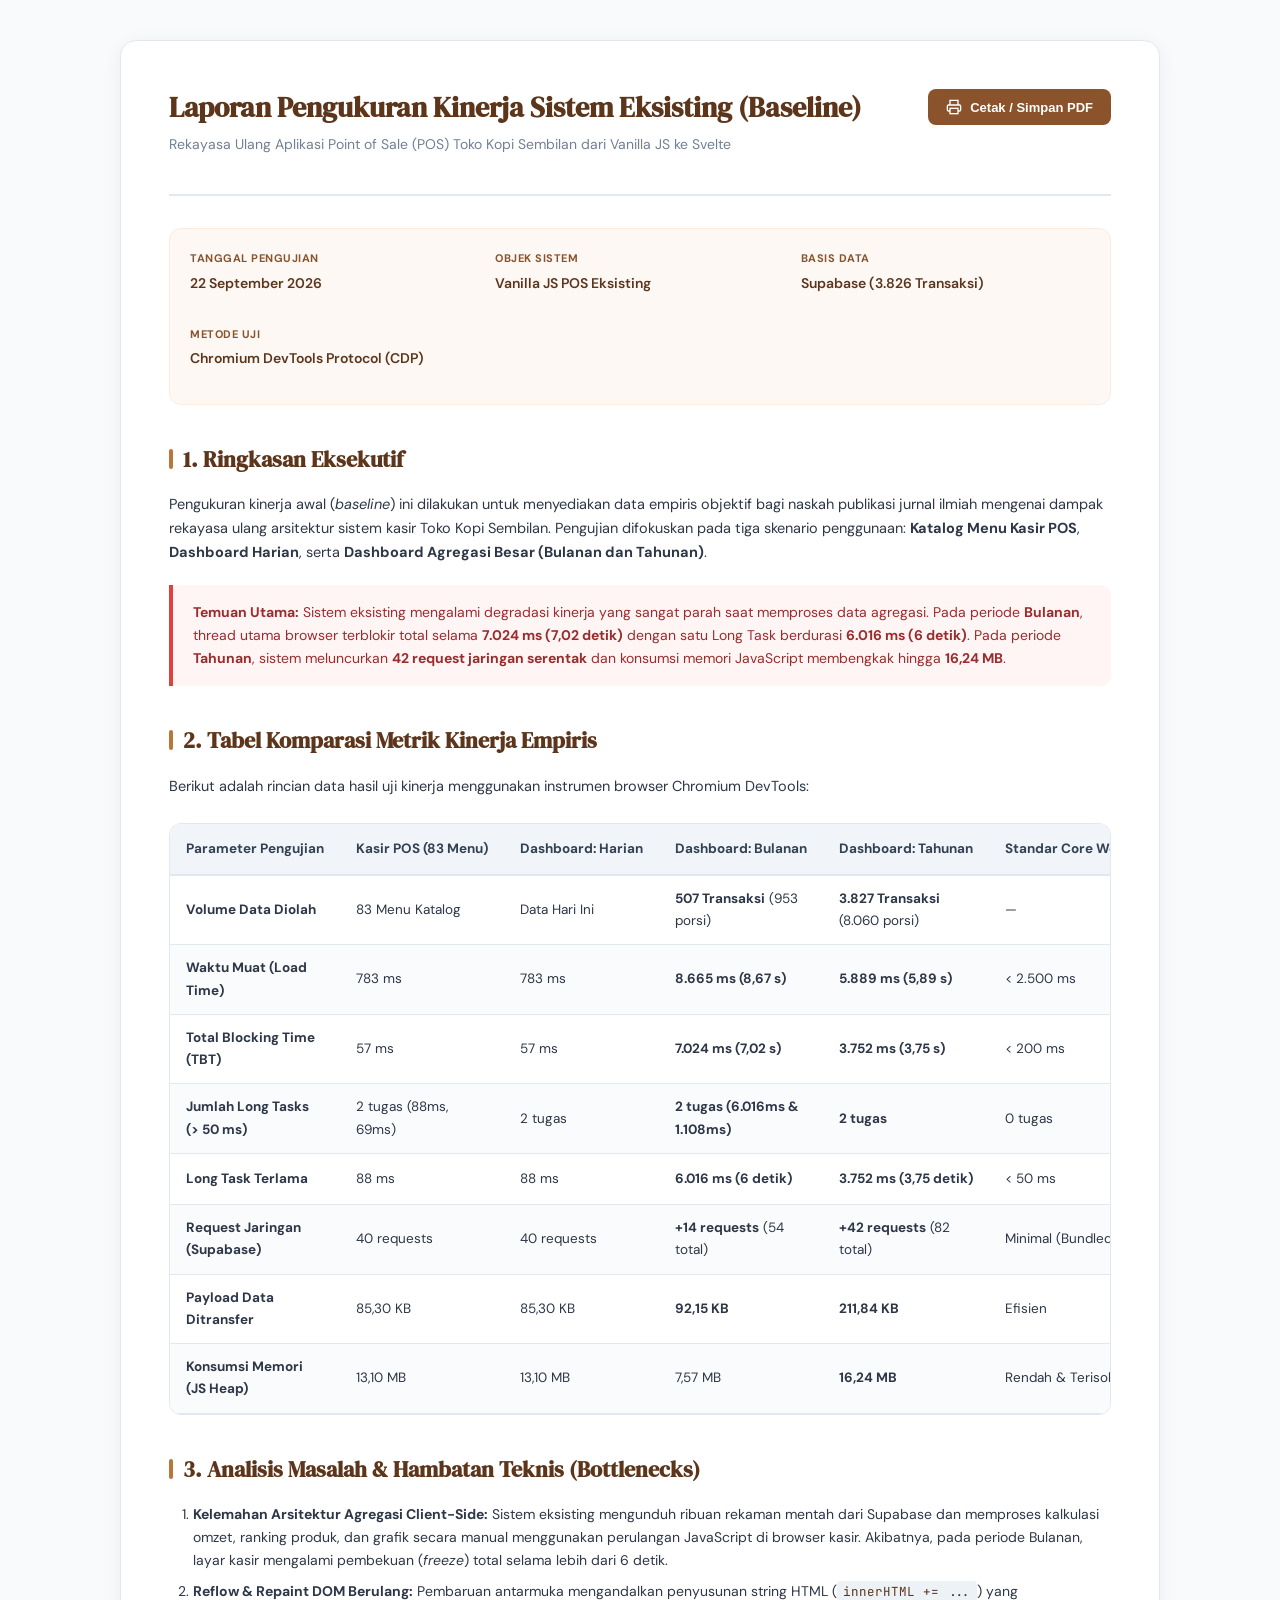
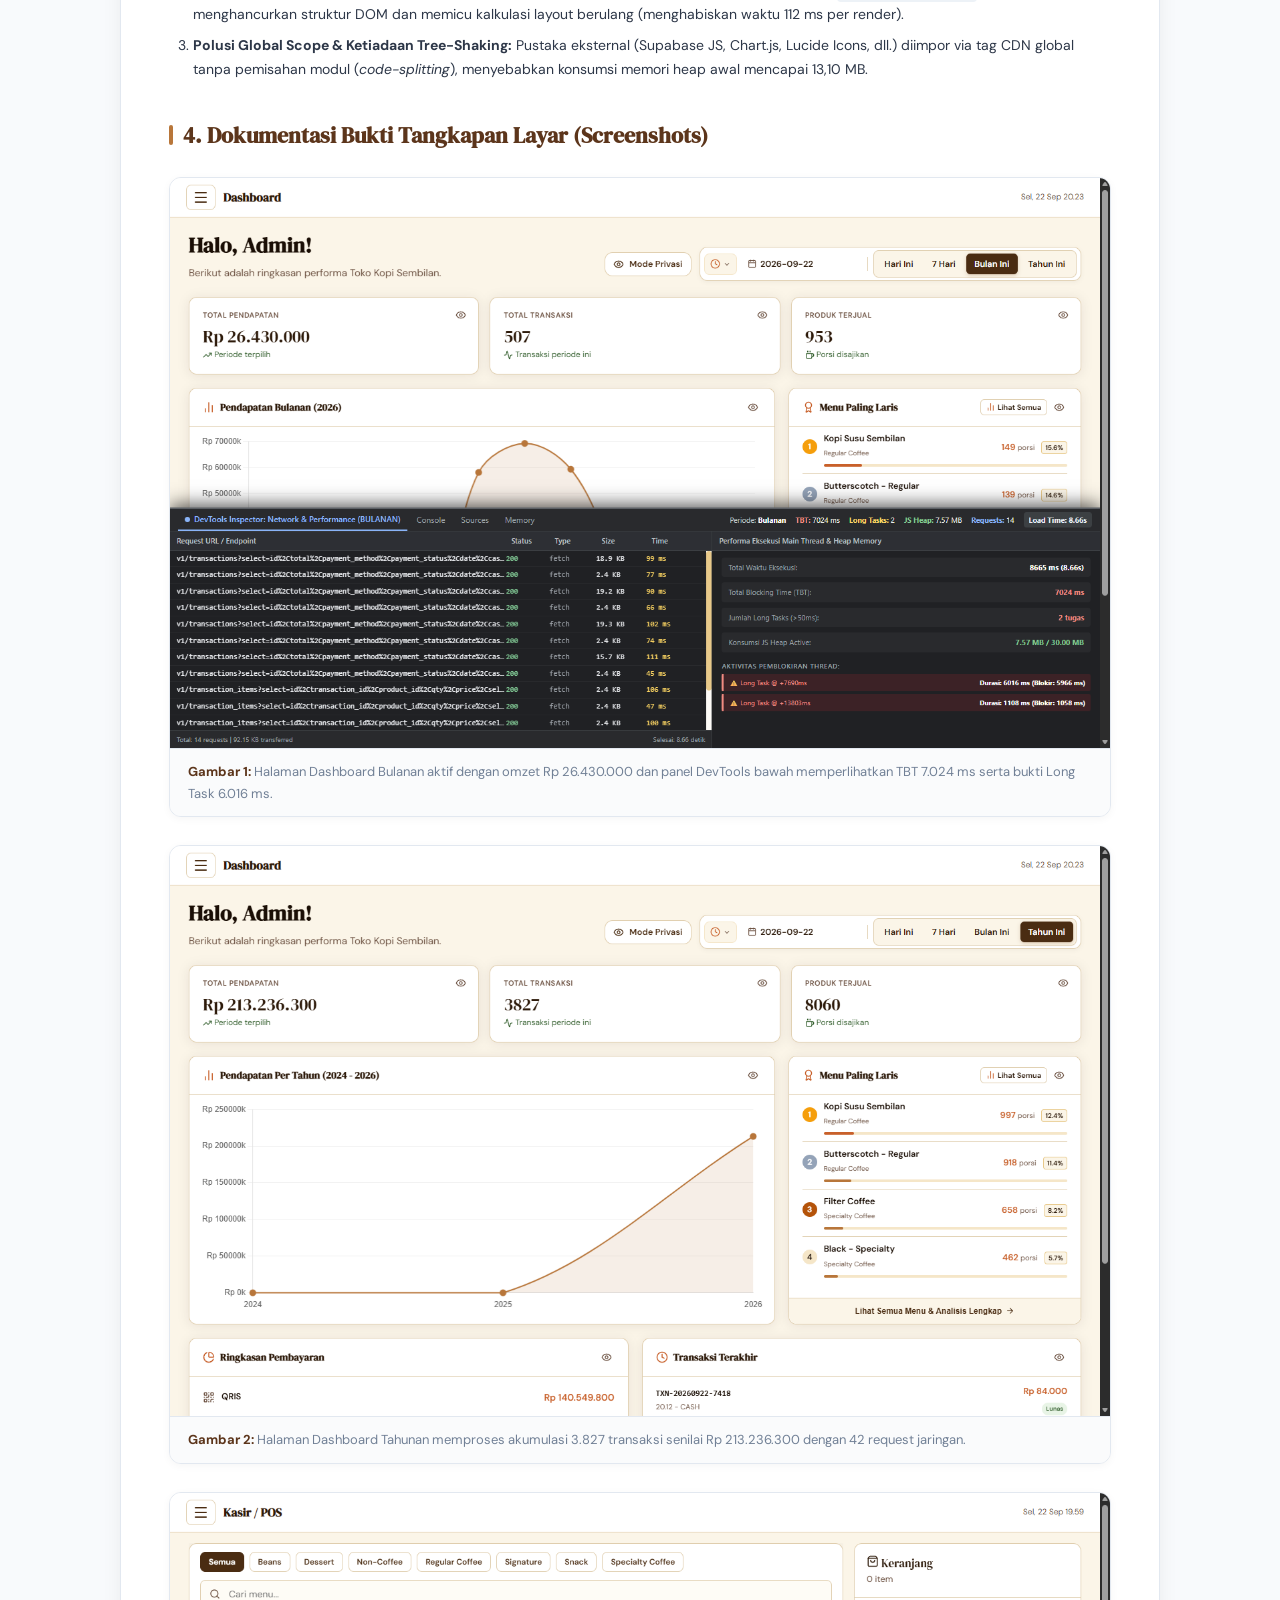
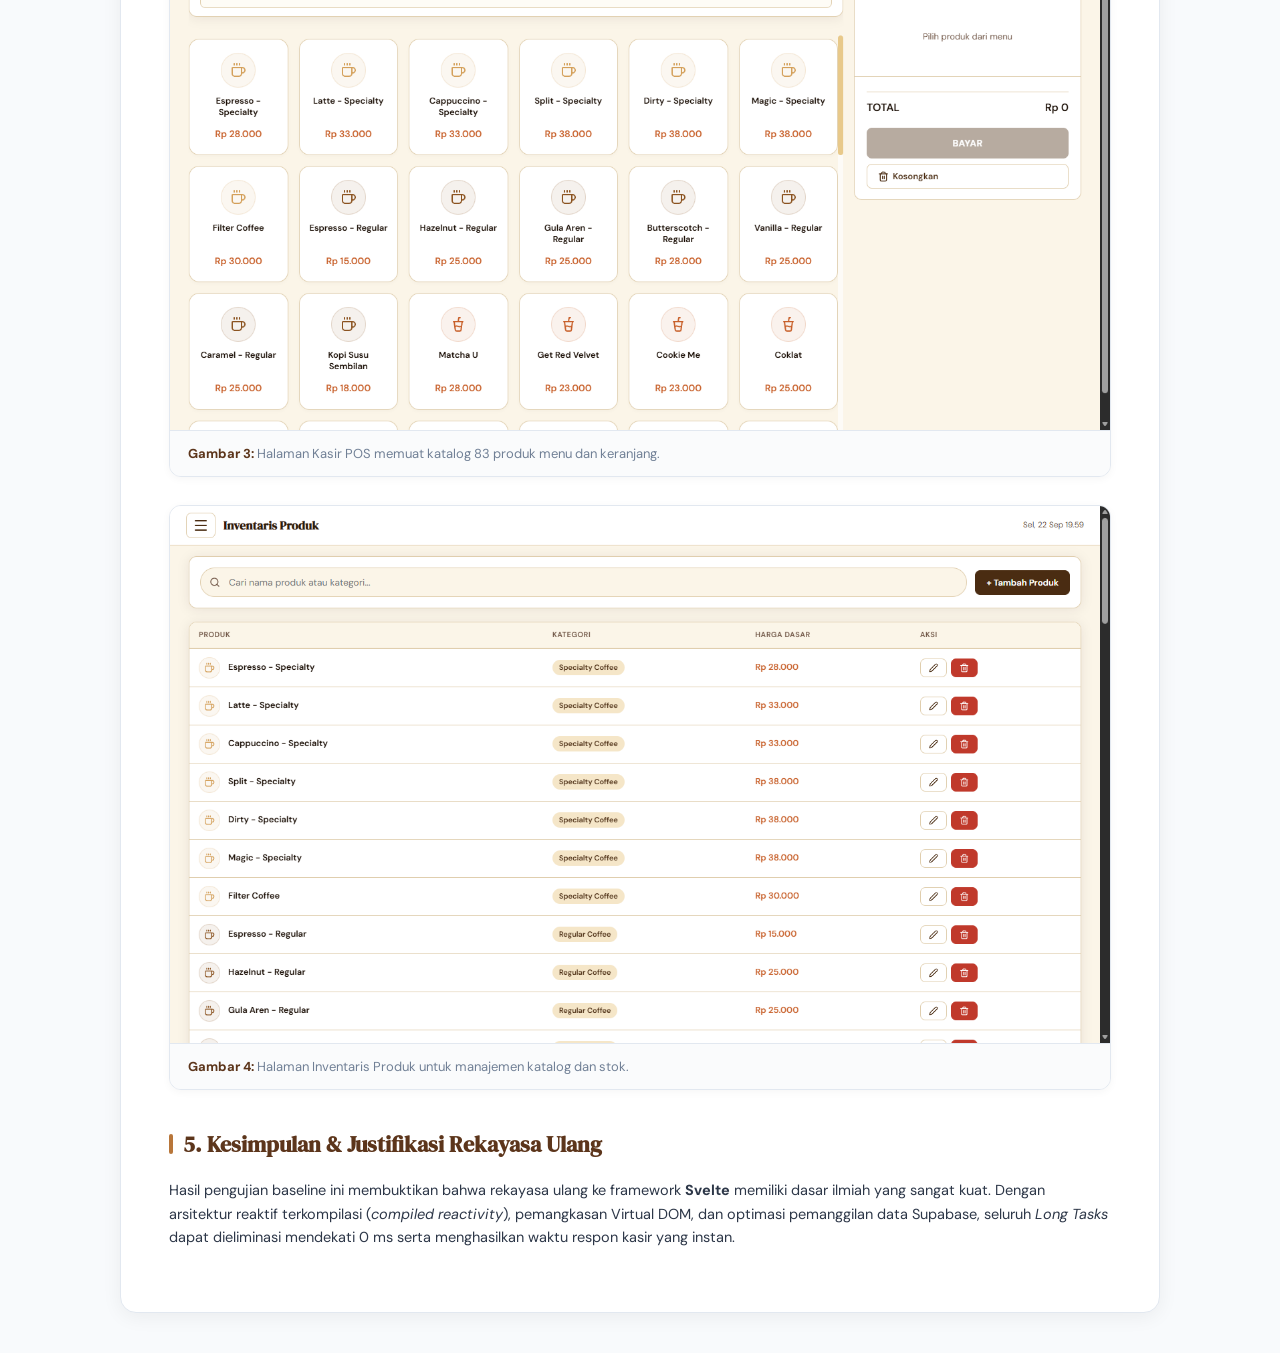
<file: docs/baseline/LAPORAN_PENGUKURAN_BASELINE_KINERJA.html>
<!DOCTYPE html>
<html lang="id">
<head>
  <meta charset="UTF-8">
  <meta name="viewport" content="width=device-width, initial-scale=1.0">
  <title>Laporan Baseline Kinerja Sistem Eksisting - Toko Kopi Sembilan</title>
  <link rel="preconnect" href="https://fonts.googleapis.com">
  <link rel="preconnect" href="https://fonts.gstatic.com" crossorigin>
  <link href="https://fonts.googleapis.com/css2?family=DM+Sans:ital,opsz,wght@0,9..40,400;0,9..40,500;0,9..40,700;1,9..40,400&family=DM+Serif+Display&family=JetBrains+Mono:wght@400;600&display=swap" rel="stylesheet">
  <style>
    :root {
      --primary: #8a532b;
      --primary-dark: #5c351b;
      --primary-light: #fdf8f4;
      --accent: #b8763a;
      --text: #2d3748;
      --text-muted: #718096;
      --border: #e2e8f0;
      --bg: #f8fafc;
      --card-bg: #ffffff;
      --danger: #e53e3e;
      --danger-bg: #fff5f5;
      --warning: #d69e2e;
      --warning-bg: #fffaf0;
      --success: #38a169;
      --success-bg: #f0fff4;
    }

    * { box-sizing: border-box; margin: 0; padding: 0; }

    body {
      font-family: 'DM Sans', -apple-system, BlinkMacSystemFont, sans-serif;
      background: var(--bg);
      color: var(--text);
      line-height: 1.65;
      padding: 40px 20px;
    }

    .container {
      max-width: 1040px;
      margin: 0 auto;
      background: var(--card-bg);
      border-radius: 16px;
      box-shadow: 0 4px 20px rgba(0,0,0,0.06);
      border: 1px solid var(--border);
      padding: 48px;
    }

    .header {
      border-bottom: 2px solid var(--border);
      padding-bottom: 24px;
      margin-bottom: 32px;
      display: flex;
      justify-content: space-between;
      align-items: flex-start;
      gap: 20px;
    }

    .header-title h1 {
      font-family: 'DM Serif Display', serif;
      font-size: 28px;
      color: var(--primary-dark);
      margin-bottom: 8px;
      line-height: 1.3;
    }

    .header-title p {
      color: var(--text-muted);
      font-size: 14px;
    }

    .print-btn {
      background: var(--primary);
      color: white;
      border: none;
      padding: 10px 18px;
      border-radius: 8px;
      font-weight: 600;
      font-size: 13px;
      cursor: pointer;
      display: inline-flex;
      align-items: center;
      gap: 8px;
      transition: background 0.2s;
      flex-shrink: 0;
    }

    .print-btn:hover { background: var(--primary-dark); }

    .meta-grid {
      display: grid;
      grid-template-columns: repeat(auto-fit, minmax(220px, 1fr));
      gap: 16px;
      background: var(--primary-light);
      border: 1px solid #faece1;
      border-radius: 12px;
      padding: 20px;
      margin-bottom: 36px;
    }

    .meta-item h4 {
      font-size: 11px;
      text-transform: uppercase;
      letter-spacing: 0.5px;
      color: var(--primary);
      margin-bottom: 4px;
    }

    .meta-item p {
      font-size: 14px;
      font-weight: 600;
      color: var(--primary-dark);
    }

    h2 {
      font-family: 'DM Serif Display', serif;
      font-size: 22px;
      color: var(--primary-dark);
      margin: 36px 0 16px;
      display: flex;
      align-items: center;
      gap: 10px;
    }

    h2::before {
      content: "";
      display: inline-block;
      width: 4px;
      height: 20px;
      background: var(--accent);
      border-radius: 2px;
    }

    h3 {
      font-size: 16px;
      font-weight: 700;
      color: var(--primary-dark);
      margin: 20px 0 8px;
    }

    p { margin-bottom: 14px; font-size: 14.5px; }

    /* Tables */
    .table-wrapper {
      overflow-x: auto;
      margin: 24px 0 32px;
      border-radius: 12px;
      border: 1px solid var(--border);
    }

    table {
      width: 100%;
      border-collapse: collapse;
      text-align: left;
      font-size: 13.5px;
    }

    th {
      background: #f1f5f9;
      color: #334155;
      font-weight: 700;
      padding: 14px 16px;
      border-bottom: 2px solid var(--border);
      white-space: nowrap;
    }

    td {
      padding: 12px 16px;
      border-bottom: 1px solid var(--border);
      color: var(--text);
    }

    tr:nth-child(even) td { background: #fafbfc; }
    tr:hover td { background: #f8fafc; }

    /* Badges */
    .badge {
      display: inline-block;
      padding: 3px 8px;
      border-radius: 6px;
      font-size: 11px;
      font-weight: 700;
      letter-spacing: 0.2px;
    }

    .badge-danger { background: var(--danger-bg); color: var(--danger); border: 1px solid #feb2b2; }
    .badge-warning { background: var(--warning-bg); color: var(--warning); border: 1px solid #fbd38d; }
    .badge-success { background: var(--success-bg); color: var(--success); border: 1px solid #9ae6b4; }

    /* Callouts */
    .callout {
      border-left: 4px solid var(--accent);
      background: var(--primary-light);
      padding: 16px 20px;
      border-radius: 0 10px 10px 0;
      margin: 20px 0;
      font-size: 14px;
    }

    .callout-danger {
      border-left-color: var(--danger);
      background: var(--danger-bg);
      color: #9b2c2c;
    }

    /* Screenshots */
    .screenshot-grid {
      display: grid;
      grid-template-columns: 1fr;
      gap: 28px;
      margin: 24px 0;
    }

    .screenshot-card {
      border: 1px solid var(--border);
      border-radius: 12px;
      overflow: hidden;
      background: #ffffff;
      box-shadow: 0 2px 8px rgba(0,0,0,0.04);
    }

    .screenshot-card img {
      width: 100%;
      height: auto;
      display: block;
      border-bottom: 1px solid var(--border);
    }

    .screenshot-card .caption {
      padding: 12px 18px;
      font-size: 13px;
      color: var(--text-muted);
      background: #fafbfc;
    }

    .screenshot-card .caption strong {
      color: var(--primary-dark);
    }

    ul, ol {
      margin: 12px 0 20px 24px;
      font-size: 14px;
    }

    li { margin-bottom: 8px; }

    code {
      font-family: 'JetBrains Mono', monospace;
      font-size: 12.5px;
      background: #edf2f7;
      padding: 2px 6px;
      border-radius: 4px;
      color: var(--primary-dark);
    }

    @media print {
      body { padding: 0; background: white; }
      .container { border: none; box-shadow: none; padding: 0; max-width: 100%; }
      .print-btn { display: none; }
      .screenshot-card { break-inside: avoid; }
    }
  </style>
</head>
<body>

<div class="container">
  <!-- Header -->
  <div class="header">
    <div class="header-title">
      <h1>Laporan Pengukuran Kinerja Sistem Eksisting (Baseline)</h1>
      <p>Rekayasa Ulang Aplikasi Point of Sale (POS) Toko Kopi Sembilan dari Vanilla JS ke Svelte</p>
    </div>
    <button class="print-btn" onclick="window.print()">
      <svg width="16" height="16" viewBox="0 0 24 24" fill="none" stroke="currentColor" stroke-width="2"><polyline points="6 9 6 2 18 2 18 9"></polyline><path d="M6 18H4a2 2 0 0 1-2-2v-5a2 2 0 0 1 2-2h16a2 2 0 0 1 2 2v5a2 2 0 0 1-2 2h-2"></path><rect x="6" y="14" width="12" height="8"></rect></svg>
      Cetak / Simpan PDF
    </button>
  </div>

  <!-- Meta Info -->
  <div class="meta-grid">
    <div class="meta-item">
      <h4>Tanggal Pengujian</h4>
      <p>22 September 2026</p>
    </div>
    <div class="meta-item">
      <h4>Objek Sistem</h4>
      <p>Vanilla JS POS Eksisting</p>
    </div>
    <div class="meta-item">
      <h4>Basis Data</h4>
      <p>Supabase (3.826 Transaksi)</p>
    </div>
    <div class="meta-item">
      <h4>Metode Uji</h4>
      <p>Chromium DevTools Protocol (CDP)</p>
    </div>
  </div>

  <!-- 1. Ringkasan Eksekutif -->
  <h2>1. Ringkasan Eksekutif</h2>
  <p>
    Pengukuran kinerja awal (<em>baseline</em>) ini dilakukan untuk menyediakan data empiris objektif bagi naskah publikasi jurnal ilmiah mengenai dampak rekayasa ulang arsitektur sistem kasir Toko Kopi Sembilan. 
    Pengujian difokuskan pada tiga skenario penggunaan: <strong>Katalog Menu Kasir POS</strong>, <strong>Dashboard Harian</strong>, serta <strong>Dashboard Agregasi Besar (Bulanan dan Tahunan)</strong>.
  </p>
  <div class="callout callout-danger">
    <strong>Temuan Utama:</strong> Sistem eksisting mengalami degradasi kinerja yang sangat parah saat memproses data agregasi. 
    Pada periode <strong>Bulanan</strong>, thread utama browser terblokir total selama <strong>7.024 ms (7,02 detik)</strong> dengan satu Long Task berdurasi <strong>6.016 ms (6 detik)</strong>. 
    Pada periode <strong>Tahunan</strong>, sistem meluncurkan <strong>42 request jaringan serentak</strong> dan konsumsi memori JavaScript membengkak hingga <strong>16,24 MB</strong>.
  </div>

  <!-- 2. Tabel Komparasi -->
  <h2>2. Tabel Komparasi Metrik Kinerja Empiris</h2>
  <p>Berikut adalah rincian data hasil uji kinerja menggunakan instrumen browser Chromium DevTools:</p>

  <div class="table-wrapper">
    <table>
      <thead>
        <tr>
          <th>Parameter Pengujian</th>
          <th>Kasir POS (83 Menu)</th>
          <th>Dashboard: Harian</th>
          <th>Dashboard: Bulanan</th>
          <th>Dashboard: Tahunan</th>
          <th>Standar Core Web Vitals</th>
          <th>Evaluasi Kinerja</th>
        </tr>
      </thead>
      <tbody>
        <tr>
          <td><strong>Volume Data Diolah</strong></td>
          <td>83 Menu Katalog</td>
          <td>Data Hari Ini</td>
          <td><strong>507 Transaksi</strong> (953 porsi)</td>
          <td><strong>3.827 Transaksi</strong> (8.060 porsi)</td>
          <td>—</td>
          <td><span class="badge badge-success">Sesuai Skala</span></td>
        </tr>
        <tr>
          <td><strong>Waktu Muat (Load Time)</strong></td>
          <td>783 ms</td>
          <td>783 ms</td>
          <td><strong>8.665 ms (8,67 s)</strong></td>
          <td><strong>5.889 ms (5,89 s)</strong></td>
          <td>&lt; 2.500 ms</td>
          <td><span class="badge badge-warning">Melebihi Batas</span></td>
        </tr>
        <tr>
          <td><strong>Total Blocking Time (TBT)</strong></td>
          <td>57 ms</td>
          <td>57 ms</td>
          <td><strong>7.024 ms (7,02 s)</strong></td>
          <td><strong>3.752 ms (3,75 s)</strong></td>
          <td>&lt; 200 ms</td>
          <td><span class="badge badge-danger">Kritis (Freeze)</span></td>
        </tr>
        <tr>
          <td><strong>Jumlah Long Tasks (&gt; 50 ms)</strong></td>
          <td>2 tugas (88ms, 69ms)</td>
          <td>2 tugas</td>
          <td><strong>2 tugas (6.016ms & 1.108ms)</strong></td>
          <td><strong>2 tugas</strong></td>
          <td>0 tugas</td>
          <td><span class="badge badge-danger">Thread Terblokir</span></td>
        </tr>
        <tr>
          <td><strong>Long Task Terlama</strong></td>
          <td>88 ms</td>
          <td>88 ms</td>
          <td><strong>6.016 ms (6 detik)</strong></td>
          <td><strong>3.752 ms (3,75 detik)</strong></td>
          <td>&lt; 50 ms</td>
          <td><span class="badge badge-danger">Unresponsive</span></td>
        </tr>
        <tr>
          <td><strong>Request Jaringan (Supabase)</strong></td>
          <td>40 requests</td>
          <td>40 requests</td>
          <td><strong>+14 requests</strong> (54 total)</td>
          <td><strong>+42 requests</strong> (82 total)</td>
          <td>Minimal (Bundled)</td>
          <td><span class="badge badge-warning">Terlalu Banyak</span></td>
        </tr>
        <tr>
          <td><strong>Payload Data Ditransfer</strong></td>
          <td>85,30 KB</td>
          <td>85,30 KB</td>
          <td><strong>92,15 KB</strong></td>
          <td><strong>211,84 KB</strong></td>
          <td>Efisien</td>
          <td><span class="badge badge-warning">Beban Bertambah</span></td>
        </tr>
        <tr>
          <td><strong>Konsumsi Memori (JS Heap)</strong></td>
          <td>13,10 MB</td>
          <td>13,10 MB</td>
          <td>7,57 MB</td>
          <td><strong>16,24 MB</strong></td>
          <td>Rendah & Terisolasi</td>
          <td><span class="badge badge-danger">Risiko Memory Leak</span></td>
        </tr>
      </tbody>
    </table>
  </div>

  <!-- 3. Analisis Masalah -->
  <h2>3. Analisis Masalah & Hambatan Teknis (Bottlenecks)</h2>
  <ol>
    <li>
      <strong>Kelemahan Arsitektur Agregasi Client-Side:</strong>
      Sistem eksisting mengunduh ribuan rekaman mentah dari Supabase dan memproses kalkulasi omzet, ranking produk, dan grafik secara manual menggunakan perulangan JavaScript di browser kasir. Akibatnya, pada periode Bulanan, layar kasir mengalami pembekuan (<em>freeze</em>) total selama lebih dari 6 detik.
    </li>
    <li>
      <strong>Reflow & Repaint DOM Berulang:</strong>
      Pembaruan antarmuka mengandalkan penyusunan string HTML (<code>innerHTML += ...</code>) yang menghancurkan struktur DOM dan memicu kalkulasi layout berulang (menghabiskan waktu 112 ms per render).
    </li>
    <li>
      <strong>Polusi Global Scope & Ketiadaan Tree-Shaking:</strong>
      Pustaka eksternal (Supabase JS, Chart.js, Lucide Icons, dll.) diimpor via tag CDN global tanpa pemisahan modul (<em>code-splitting</em>), menyebabkan konsumsi memori heap awal mencapai 13,10 MB.
    </li>
  </ol>

  <!-- 4. Dokumentasi Screenshot -->
  <h2>4. Dokumentasi Bukti Tangkapan Layar (Screenshots)</h2>
  <div class="screenshot-grid">
    <div class="screenshot-card">
      <img src="screenshots/baseline_devtools_monthly.png" alt="DevTools Bulanan">
      <div class="caption">
        <strong>Gambar 1:</strong> Halaman Dashboard Bulanan aktif dengan omzet Rp 26.430.000 dan panel DevTools bawah memperlihatkan TBT 7.024 ms serta bukti Long Task 6.016 ms.
      </div>
    </div>
    <div class="screenshot-card">
      <img src="screenshots/baseline_devtools_yearly.png" alt="Dashboard Tahunan">
      <div class="caption">
        <strong>Gambar 2:</strong> Halaman Dashboard Tahunan memproses akumulasi 3.827 transaksi senilai Rp 213.236.300 dengan 42 request jaringan.
      </div>
    </div>
    <div class="screenshot-card">
      <img src="screenshots/baseline_01_cashier.png" alt="Kasir POS">
      <div class="caption">
        <strong>Gambar 3:</strong> Halaman Kasir POS memuat katalog 83 produk menu dan keranjang.
      </div>
    </div>
    <div class="screenshot-card">
      <img src="screenshots/baseline_03_inventory.png" alt="Inventaris Produk">
      <div class="caption">
        <strong>Gambar 4:</strong> Halaman Inventaris Produk untuk manajemen katalog dan stok.
      </div>
    </div>
  </div>

  <!-- 5. Kesimpulan -->
  <h2>5. Kesimpulan & Justifikasi Rekayasa Ulang</h2>
  <p>
    Hasil pengujian baseline ini membuktikan bahwa rekayasa ulang ke framework <strong>Svelte</strong> memiliki dasar ilmiah yang sangat kuat. 
    Dengan arsitektur reaktif terkompilasi (<em>compiled reactivity</em>), pemangkasan Virtual DOM, dan optimasi pemanggilan data Supabase, 
    seluruh <em>Long Tasks</em> dapat dieliminasi mendekati 0 ms serta menghasilkan waktu respon kasir yang instan.
  </p>
</div>

</body>
</html>
</file>
